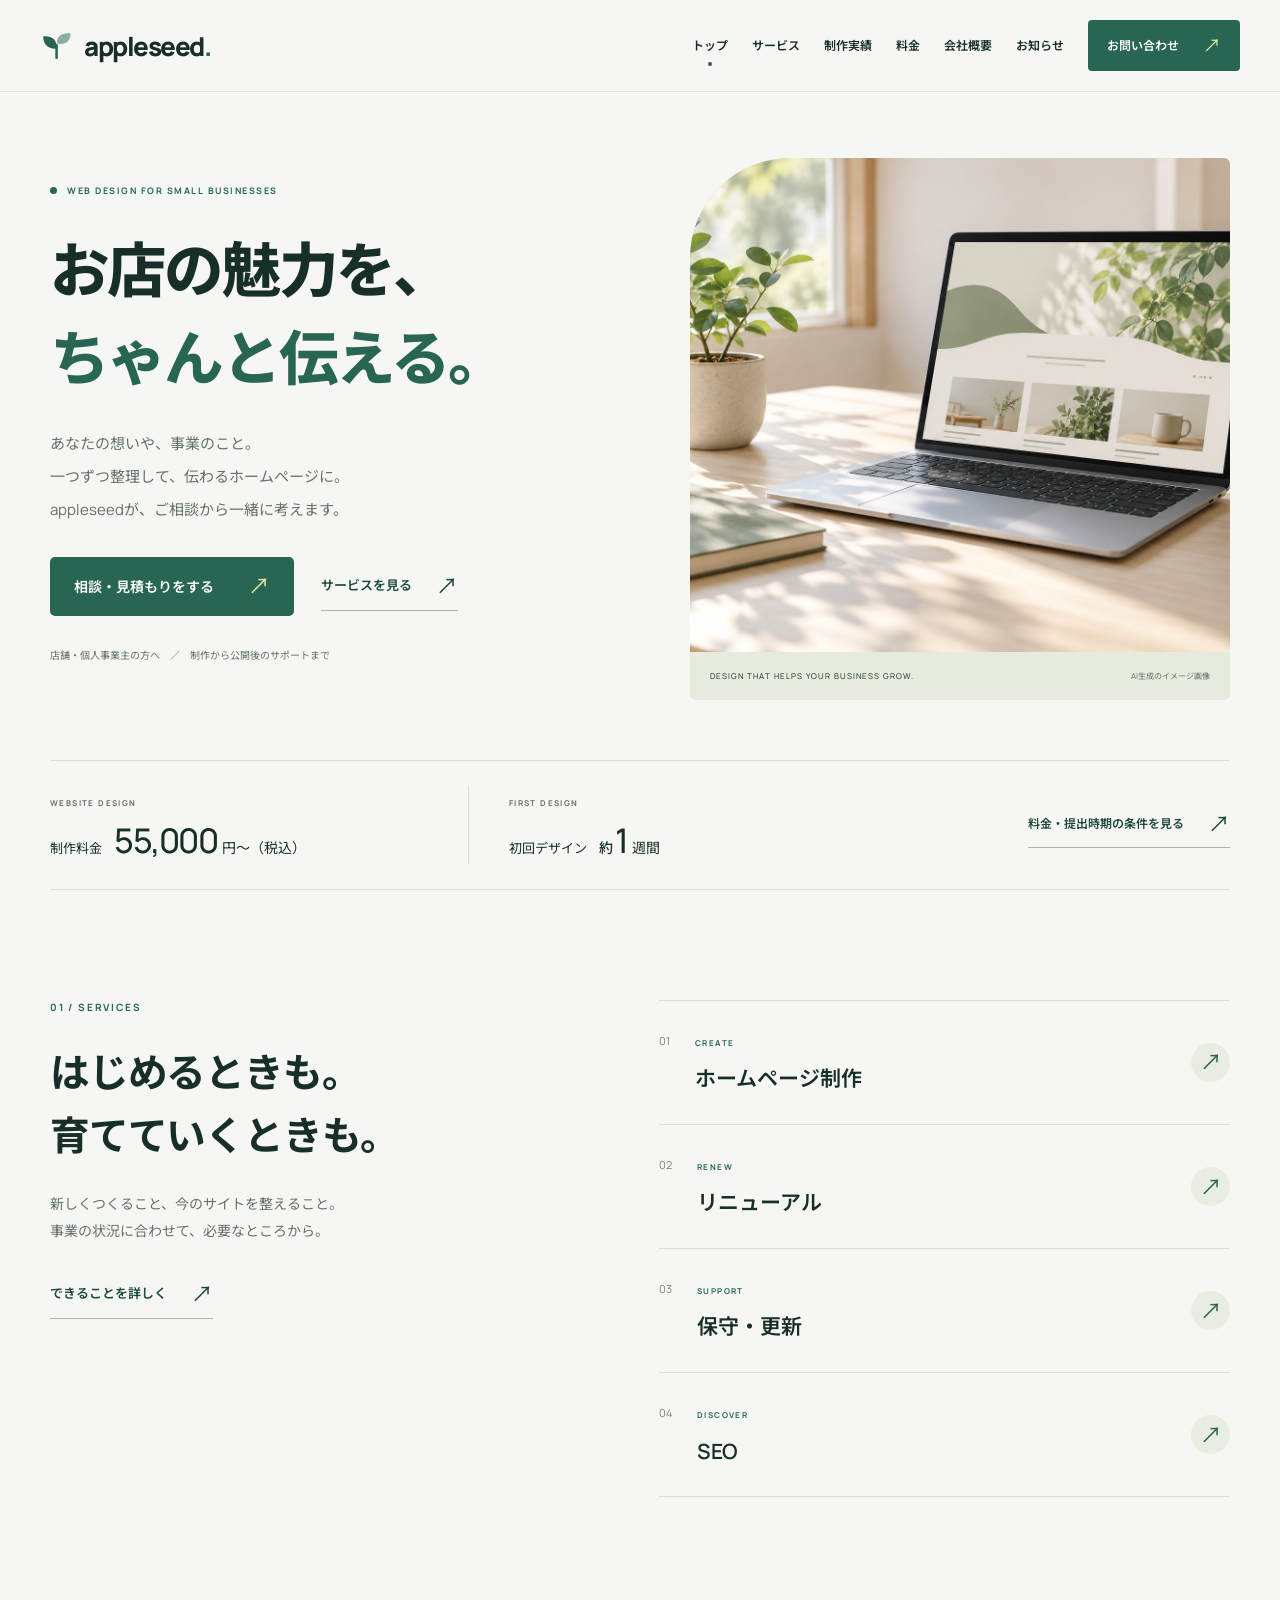
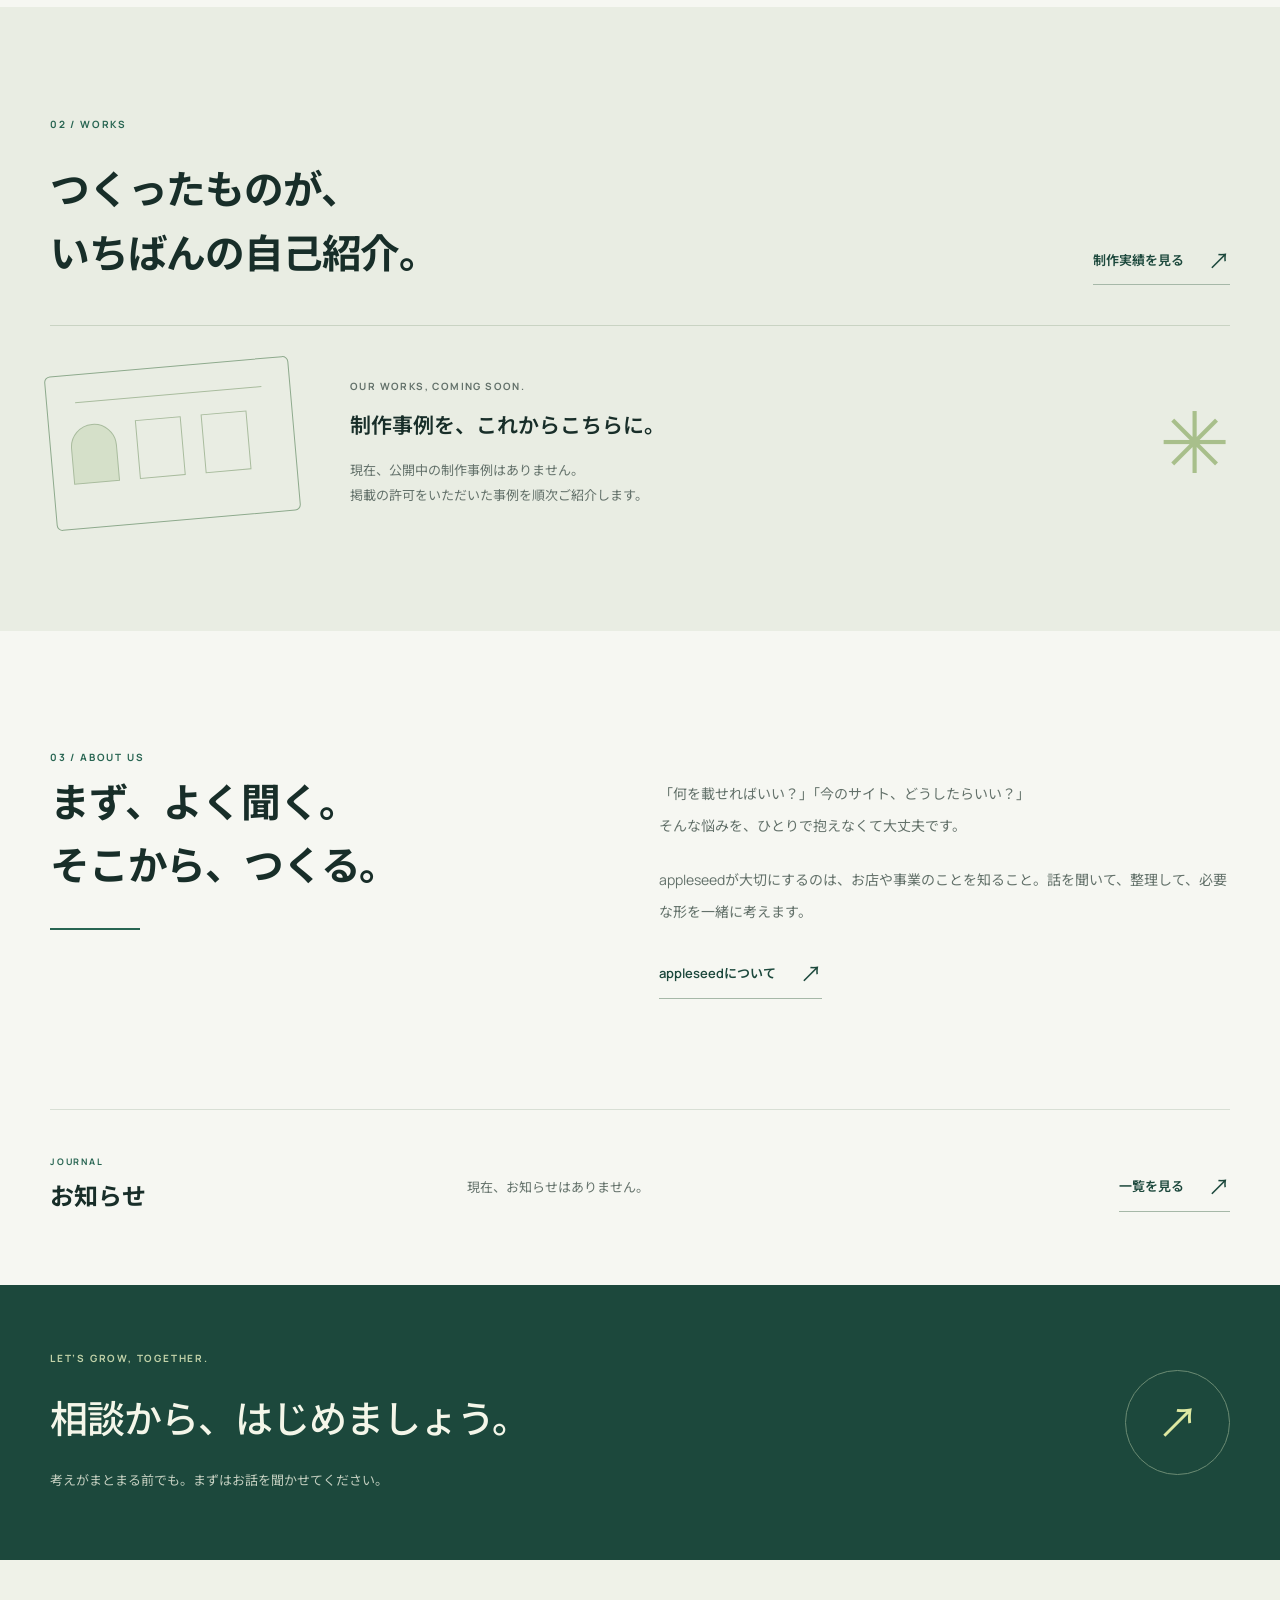
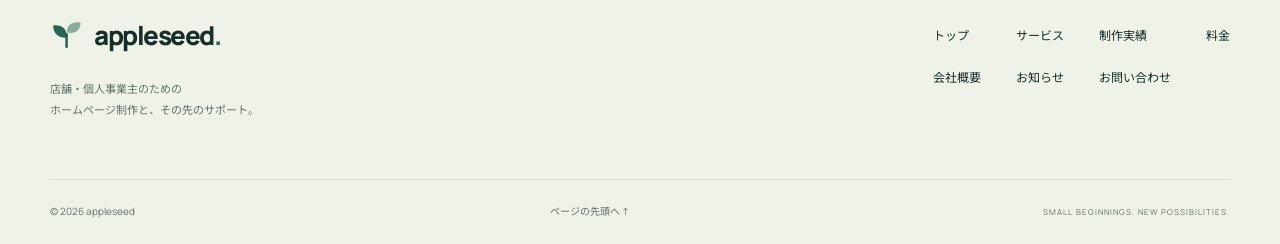
<file: index.html>
<!doctype html>
<html lang="ja"><head>
<meta charset="utf-8"><meta name="viewport" content="width=device-width, initial-scale=1">
<title>appleseed｜店舗・個人事業主のホームページ制作</title><meta name="description" content="店舗・個人事業主のホームページ制作、リニューアル、保守・更新、SEO。appleseedは事業の悩みに向き合い、相談から一緒に考えます。"><meta name="theme-color" content="#f6f7f2">
<link rel="preconnect" href="https://fonts.googleapis.com"><link rel="preconnect" href="https://fonts.gstatic.com" crossorigin>
<link href="https://fonts.googleapis.com/css2?family=Manrope:wght@400;500;600;700;800&amp;family=Noto+Sans+JP:wght@400;500;600;700;800&amp;display=swap" rel="stylesheet">
<link rel="stylesheet" href="assets/css/style.css"><script src="assets/js/main.js" defer></script>
</head><body id="page-top" data-page="index.html"><a class="skip-link" href="#main">本文へ移動</a>
<header class="site-header"><div class="header-inner"><a class="brand" href="index.html" aria-label="appleseed トップ"><svg class="brand-mark" viewBox="0 0 32 32" fill="none" aria-hidden="true"><path d="M15.6 27V15.4" stroke="currentColor" stroke-width="2.4" stroke-linecap="round"/><path d="M15.7 18.5C7.5 19.2 3 14.2 3 7c8.2-.7 13.2 3 12.7 11.5Z" fill="currentColor"/><path d="M16 13.7C15.5 6.7 20.1 3.3 28.7 4c.3 7.1-4.7 11.4-12.7 9.7Z" fill="currentColor" opacity=".5"/></svg><span>appleseed<span class="brand-dot">.</span></span></a>
<button class="menu-toggle" type="button" aria-expanded="false" aria-controls="primary-nav" aria-label="メニューを開く"><span>MENU</span><i aria-hidden="true"></i></button>
<nav id="primary-nav" class="primary-nav" aria-label="メインナビゲーション"><a href="index.html" aria-current="page">トップ</a><a href="services.html">サービス</a><a href="works.html">制作実績</a><a href="pricing.html">料金</a><a href="about.html">会社概要</a><a href="news.html">お知らせ</a><a class="nav-contact" href="contact.html">お問い合わせ <span class="arrow" aria-hidden="true">↗</span></a></nav>
</div></header><main id="main">
<section class="wrap home-hero"><div class="hero-copy"><p class="eyebrow"><span class="status-dot"></span>WEB DESIGN FOR SMALL BUSINESSES</p><h1>お店の魅力を、<br><span>ちゃんと伝える。</span></h1><p class="hero-description">あなたの想いや、事業のこと。<br>一つずつ整理して、伝わるホームページに。<br>appleseedが、ご相談から一緒に考えます。</p><div class="hero-actions"><a class="button button-primary" href="contact.html">相談・見積もりをする<span class="arrow" aria-hidden="true">↗</span></a><a class="text-link" href="services.html">サービスを見る<span class="arrow" aria-hidden="true">↗</span></a></div><p class="hero-audience">店舗・個人事業主の方へ <span>／</span> 制作から公開後のサポートまで</p></div><figure class="hero-photo"><img src="assets/images/website-desk.png" width="1536" height="1024" fetchpriority="high" alt="自然光の差す机にノートパソコンと緑を配したイメージ"><figcaption>DESIGN THAT HELPS YOUR BUSINESS GROW.<span>AI生成のイメージ画像</span></figcaption></figure></section>
<div class="wrap"><div class="facts-bar"><div><span class="tiny-label">WEBSITE DESIGN</span><p>制作料金 <strong>55,000</strong><span>円〜（税込）</span></p></div><div><span class="tiny-label">FIRST DESIGN</span><p>初回デザイン <strong><span class="approx">約</span>1</strong><span>週間</span></p></div><a class="text-link" href="pricing.html">料金・提出時期の条件を見る<span class="arrow" aria-hidden="true">↗</span></a></div></div>
<section class="wrap section home-services"><div class="section-intro"><p class="eyebrow">01 / SERVICES</p><h2>はじめるときも。<br>育てていくときも。</h2><p>新しくつくること、今のサイトを整えること。<br>事業の状況に合わせて、必要なところから。</p><a class="text-link" href="services.html">できることを詳しく<span class="arrow" aria-hidden="true">↗</span></a></div><div class="service-preview-list"><a class="service-preview-row" href="services.html#service-01"><span class="row-number">01</span><div><span class="tiny-label">CREATE</span><h3>ホームページ制作</h3></div><span class="arrow" aria-hidden="true">↗</span></a><a class="service-preview-row" href="services.html#service-02"><span class="row-number">02</span><div><span class="tiny-label">RENEW</span><h3>リニューアル</h3></div><span class="arrow" aria-hidden="true">↗</span></a><a class="service-preview-row" href="services.html#service-03"><span class="row-number">03</span><div><span class="tiny-label">SUPPORT</span><h3>保守・更新</h3></div><span class="arrow" aria-hidden="true">↗</span></a><a class="service-preview-row" href="services.html#service-04"><span class="row-number">04</span><div><span class="tiny-label">DISCOVER</span><h3>SEO</h3></div><span class="arrow" aria-hidden="true">↗</span></a></div></section>
<section class="works-teaser"><div class="wrap section"><div class="section-heading"><div><p class="eyebrow">02 / WORKS</p><h2>つくったものが、<br>いちばんの自己紹介。</h2></div><a class="text-link" href="works.html">制作実績を見る<span class="arrow" aria-hidden="true">↗</span></a></div><div class="works-placeholder"><div class="outline-browser" aria-hidden="true"><span></span><i></i><i></i><i></i></div><div><p class="tiny-label">OUR WORKS, COMING SOON.</p><h3>制作事例を、これからこちらに。</h3><p>現在、公開中の制作事例はありません。<br>掲載の許可をいただいた事例を順次ご紹介します。</p></div><span class="placeholder-flower" aria-hidden="true">✳</span></div></div></section>
<section class="wrap section home-about"><div class="about-statement"><span class="eyebrow">03 / ABOUT US</span><h2>まず、よく聞く。<br>そこから、つくる。</h2><div class="statement-line"></div></div><div class="about-message"><p>「何を載せればいい？」「今のサイト、どうしたらいい？」<br>そんな悩みを、ひとりで抱えなくて大丈夫です。</p><p>appleseedが大切にするのは、お店や事業のことを知ること。話を聞いて、整理して、必要な形を一緒に考えます。</p><a class="text-link" href="about.html">appleseedについて<span class="arrow" aria-hidden="true">↗</span></a></div></section>
<section class="wrap home-news"><div><p class="eyebrow">JOURNAL</p><h2>お知らせ</h2></div><p>現在、お知らせはありません。</p><a class="text-link" href="news.html">一覧を見る<span class="arrow" aria-hidden="true">↗</span></a></section></main><section class="contact-banner"><div class="wrap banner-inner"><div><p class="eyebrow">LET’S GROW, TOGETHER.</p><h2>相談から、<br class="small-only">はじめましょう。</h2><p>考えがまとまる前でも。まずはお話を聞かせてください。</p></div><a href="contact.html" class="circle-link" aria-label="お問い合わせページへ"><span class="arrow" aria-hidden="true">↗</span></a></div></section><footer class="site-footer"><div class="wrap footer-top"><div><a class="brand" href="index.html" aria-label="appleseed トップ"><svg class="brand-mark" viewBox="0 0 32 32" fill="none" aria-hidden="true"><path d="M15.6 27V15.4" stroke="currentColor" stroke-width="2.4" stroke-linecap="round"/><path d="M15.7 18.5C7.5 19.2 3 14.2 3 7c8.2-.7 13.2 3 12.7 11.5Z" fill="currentColor"/><path d="M16 13.7C15.5 6.7 20.1 3.3 28.7 4c.3 7.1-4.7 11.4-12.7 9.7Z" fill="currentColor" opacity=".5"/></svg><span>appleseed<span class="brand-dot">.</span></span></a><p>店舗・個人事業主のための<br>ホームページ制作と、その先のサポート。</p></div><nav aria-label="フッターナビゲーション"><a href="index.html">トップ</a><a href="services.html">サービス</a><a href="works.html">制作実績</a><a href="pricing.html">料金</a><a href="about.html">会社概要</a><a href="news.html">お知らせ</a><a href="contact.html">お問い合わせ</a></nav></div><div class="wrap footer-bottom"><small>© <span id="year">2026</span> appleseed</small><a href="#page-top">ページの先頭へ ↑</a><span>SMALL BEGINNINGS. NEW POSSIBILITIES.</span></div></footer></body></html>
</file>
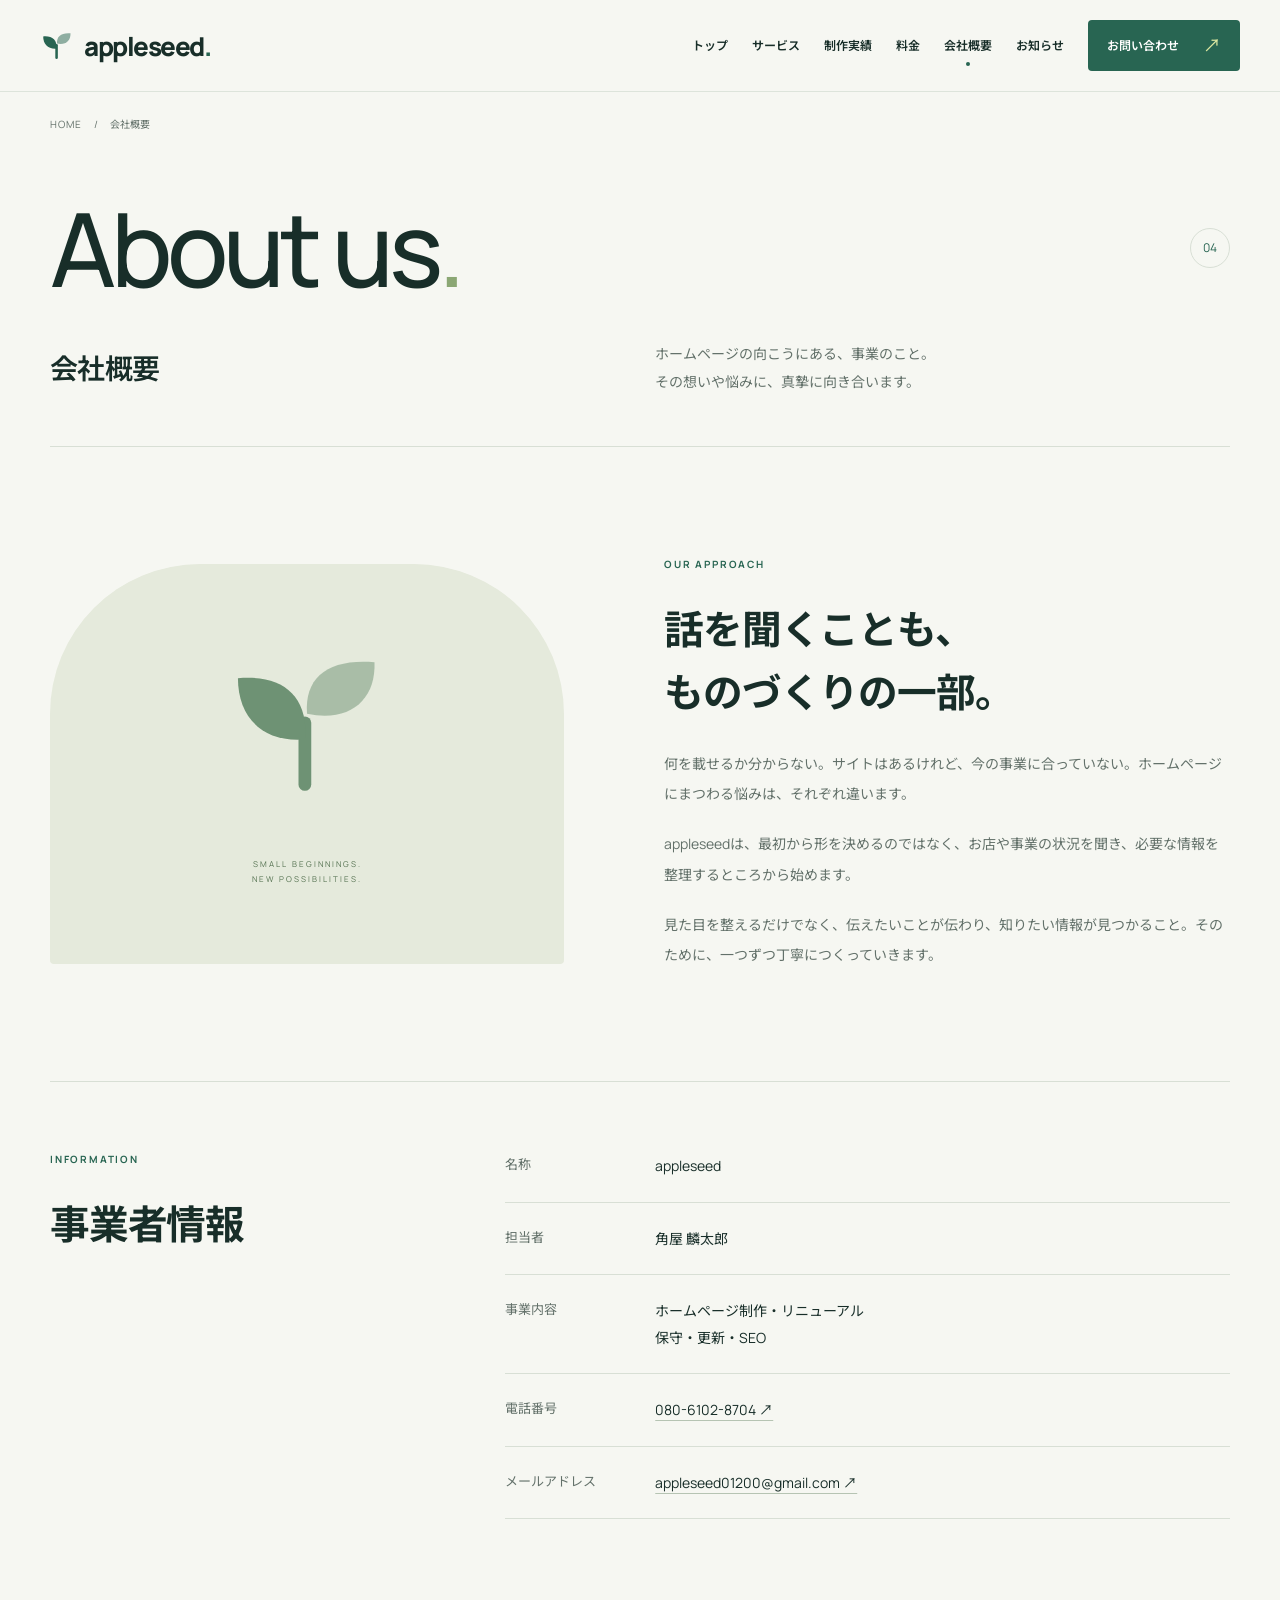
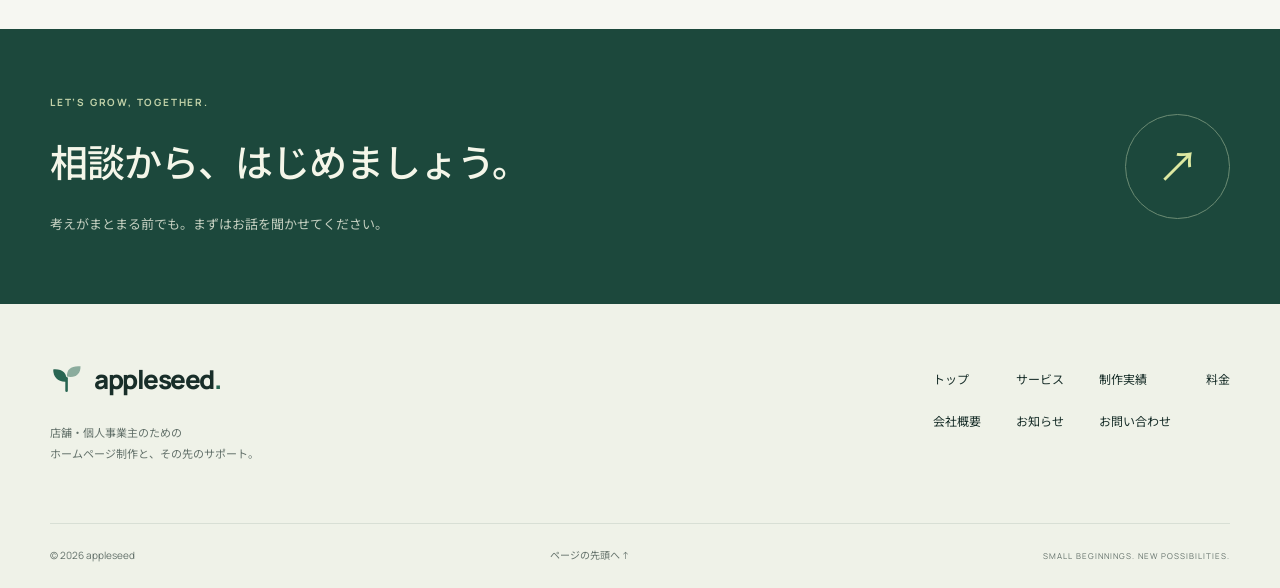
<file: about.html>
<!doctype html>
<html lang="ja"><head>
<meta charset="utf-8"><meta name="viewport" content="width=device-width, initial-scale=1">
<title>会社概要｜appleseed</title><meta name="description" content="appleseedの考え方と事業者情報をご紹介します。担当者は角屋麟太郎。店舗・個人事業主のホームページ制作や更新をサポートします。"><meta name="theme-color" content="#f6f7f2">
<link rel="preconnect" href="https://fonts.googleapis.com"><link rel="preconnect" href="https://fonts.gstatic.com" crossorigin>
<link href="https://fonts.googleapis.com/css2?family=Manrope:wght@400;500;600;700;800&amp;family=Noto+Sans+JP:wght@400;500;600;700;800&amp;display=swap" rel="stylesheet">
<link rel="stylesheet" href="assets/css/style.css"><script src="assets/js/main.js" defer></script>
</head><body id="page-top" data-page="about.html"><a class="skip-link" href="#main">本文へ移動</a>
<header class="site-header"><div class="header-inner"><a class="brand" href="index.html" aria-label="appleseed トップ"><svg class="brand-mark" viewBox="0 0 32 32" fill="none" aria-hidden="true"><path d="M15.6 27V15.4" stroke="currentColor" stroke-width="2.4" stroke-linecap="round"/><path d="M15.7 18.5C7.5 19.2 3 14.2 3 7c8.2-.7 13.2 3 12.7 11.5Z" fill="currentColor"/><path d="M16 13.7C15.5 6.7 20.1 3.3 28.7 4c.3 7.1-4.7 11.4-12.7 9.7Z" fill="currentColor" opacity=".5"/></svg><span>appleseed<span class="brand-dot">.</span></span></a>
<button class="menu-toggle" type="button" aria-expanded="false" aria-controls="primary-nav" aria-label="メニューを開く"><span>MENU</span><i aria-hidden="true"></i></button>
<nav id="primary-nav" class="primary-nav" aria-label="メインナビゲーション"><a href="index.html">トップ</a><a href="services.html">サービス</a><a href="works.html">制作実績</a><a href="pricing.html">料金</a><a href="about.html" aria-current="page">会社概要</a><a href="news.html">お知らせ</a><a class="nav-contact" href="contact.html">お問い合わせ <span class="arrow" aria-hidden="true">↗</span></a></nav>
</div></header><main id="main"><div class="wrap breadcrumb"><a href="index.html">HOME</a><span aria-hidden="true">/</span><span>会社概要</span></div>
<section class="wrap page-hero"><div class="page-hero-top"><p class="page-word" aria-hidden="true">About us<span>.</span></p><span class="section-index">04</span></div><div class="page-hero-bottom"><h1>会社概要</h1><p>ホームページの向こうにある、事業のこと。<br>その想いや悩みに、真摯に向き合います。</p></div></section>
<section class="wrap section about-philosophy"><div class="philosophy-art" aria-hidden="true"><svg class="brand-mark" viewBox="0 0 32 32" fill="none" aria-hidden="true"><path d="M15.6 27V15.4" stroke="currentColor" stroke-width="2.4" stroke-linecap="round"/><path d="M15.7 18.5C7.5 19.2 3 14.2 3 7c8.2-.7 13.2 3 12.7 11.5Z" fill="currentColor"/><path d="M16 13.7C15.5 6.7 20.1 3.3 28.7 4c.3 7.1-4.7 11.4-12.7 9.7Z" fill="currentColor" opacity=".5"/></svg><span>SMALL BEGINNINGS.<br>NEW POSSIBILITIES.</span></div><div><p class="eyebrow">OUR APPROACH</p><h2>話を聞くことも、<br>ものづくりの一部。</h2><p>何を載せるか分からない。サイトはあるけれど、今の事業に合っていない。ホームページにまつわる悩みは、それぞれ違います。</p><p>appleseedは、最初から形を決めるのではなく、お店や事業の状況を聞き、必要な情報を整理するところから始めます。</p><p>見た目を整えるだけでなく、伝えたいことが伝わり、知りたい情報が見つかること。そのために、一つずつ丁寧につくっていきます。</p></div></section>
<section class="wrap section company-section"><div><p class="eyebrow">INFORMATION</p><h2>事業者情報</h2></div><dl class="info-table"><div><dt>名称</dt><dd>appleseed</dd></div><div><dt>担当者</dt><dd>角屋 麟太郎</dd></div><div><dt>事業内容</dt><dd>ホームページ制作・リニューアル<br>保守・更新・SEO</dd></div><div><dt>電話番号</dt><dd><a href="tel:08061028704">080-6102-8704 ↗</a></dd></div><div><dt>メールアドレス</dt><dd><a href="mailto:appleseed01200@gmail.com">appleseed01200@gmail.com ↗</a></dd></div></dl></section></main><section class="contact-banner"><div class="wrap banner-inner"><div><p class="eyebrow">LET’S GROW, TOGETHER.</p><h2>相談から、<br class="small-only">はじめましょう。</h2><p>考えがまとまる前でも。まずはお話を聞かせてください。</p></div><a href="contact.html" class="circle-link" aria-label="お問い合わせページへ"><span class="arrow" aria-hidden="true">↗</span></a></div></section><footer class="site-footer"><div class="wrap footer-top"><div><a class="brand" href="index.html" aria-label="appleseed トップ"><svg class="brand-mark" viewBox="0 0 32 32" fill="none" aria-hidden="true"><path d="M15.6 27V15.4" stroke="currentColor" stroke-width="2.4" stroke-linecap="round"/><path d="M15.7 18.5C7.5 19.2 3 14.2 3 7c8.2-.7 13.2 3 12.7 11.5Z" fill="currentColor"/><path d="M16 13.7C15.5 6.7 20.1 3.3 28.7 4c.3 7.1-4.7 11.4-12.7 9.7Z" fill="currentColor" opacity=".5"/></svg><span>appleseed<span class="brand-dot">.</span></span></a><p>店舗・個人事業主のための<br>ホームページ制作と、その先のサポート。</p></div><nav aria-label="フッターナビゲーション"><a href="index.html">トップ</a><a href="services.html">サービス</a><a href="works.html">制作実績</a><a href="pricing.html">料金</a><a href="about.html">会社概要</a><a href="news.html">お知らせ</a><a href="contact.html">お問い合わせ</a></nav></div><div class="wrap footer-bottom"><small>© <span id="year">2026</span> appleseed</small><a href="#page-top">ページの先頭へ ↑</a><span>SMALL BEGINNINGS. NEW POSSIBILITIES.</span></div></footer></body></html>
</file>
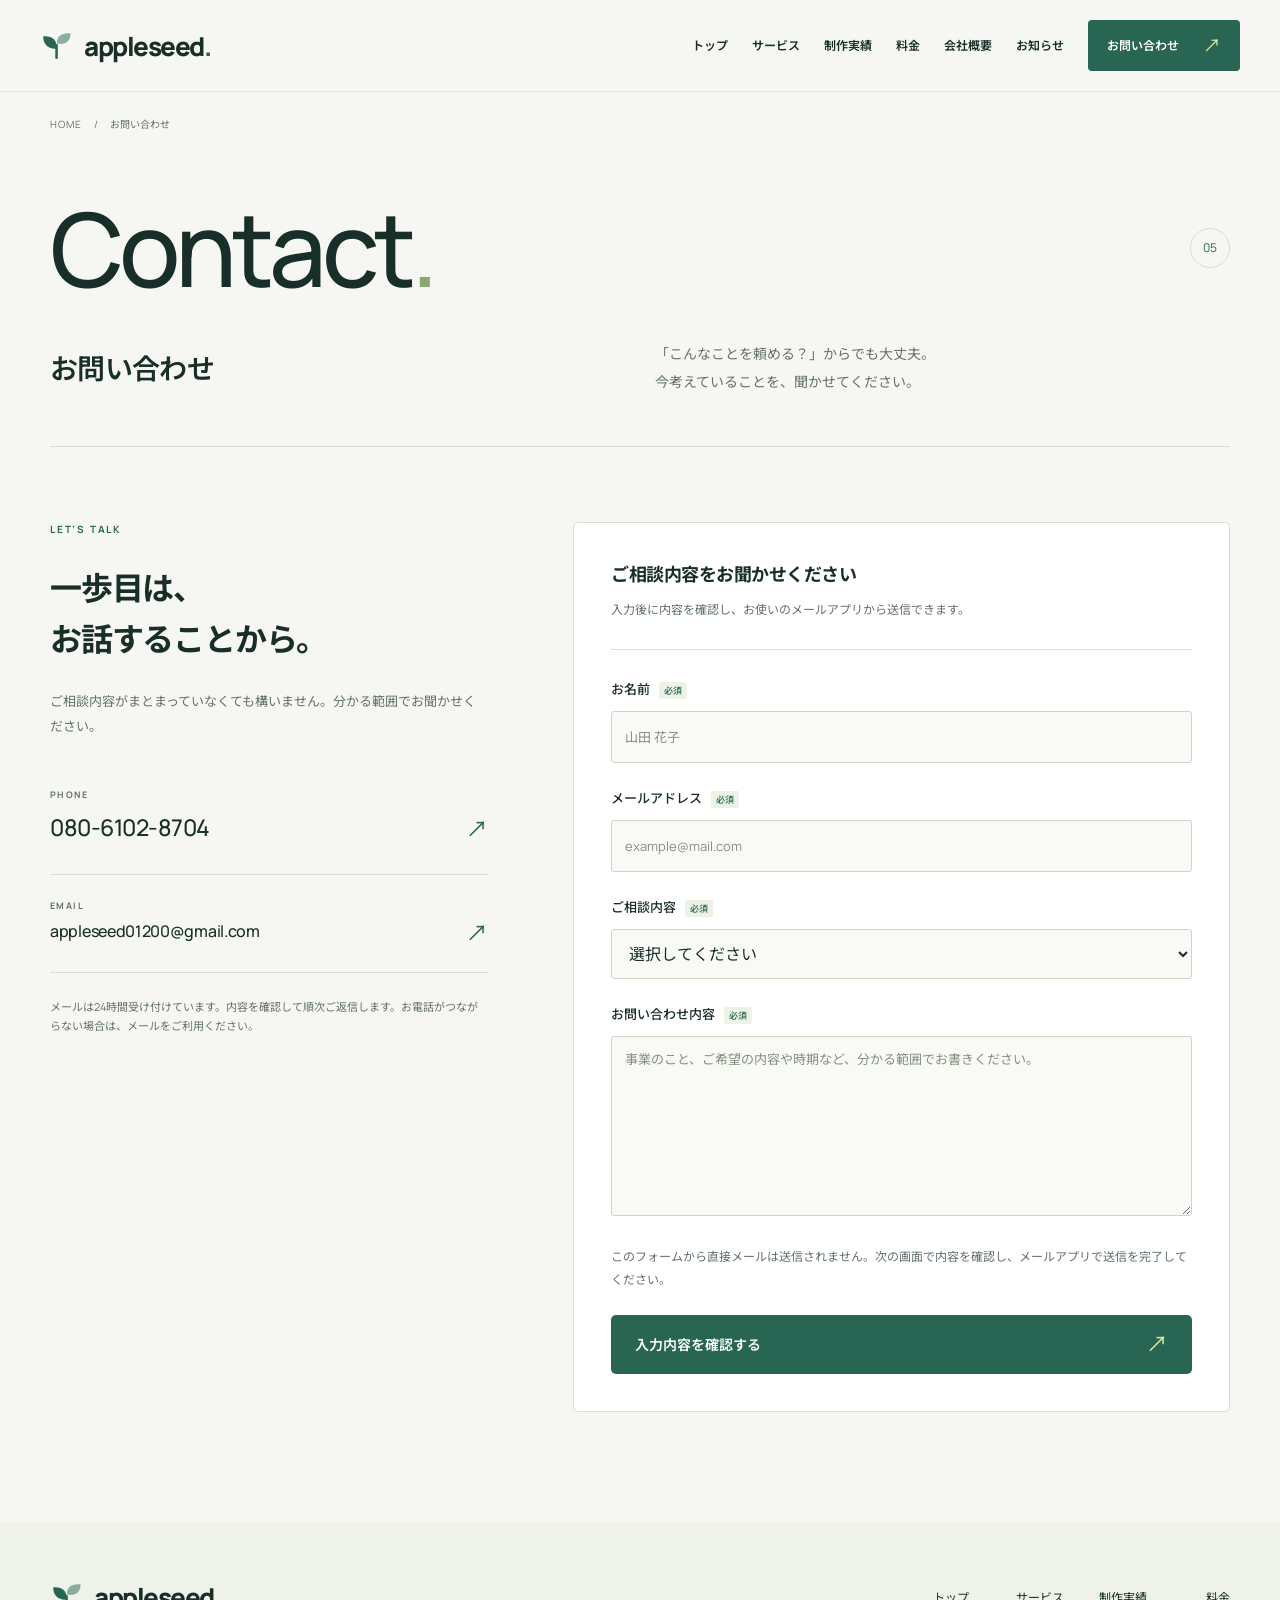
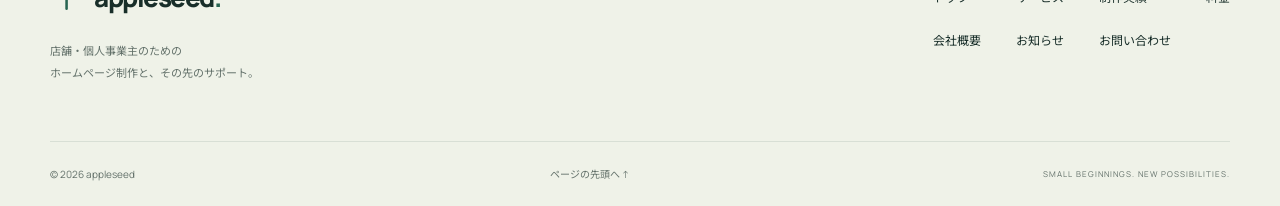
<file: contact.html>
<!doctype html>
<html lang="ja"><head>
<meta charset="utf-8"><meta name="viewport" content="width=device-width, initial-scale=1">
<title>お問い合わせ・見積もり相談｜appleseed</title><meta name="description" content="appleseedへのお問い合わせ・見積もりのご相談はこちら。ホームページ制作、リニューアル、保守・更新、SEOについてお気軽にお聞かせください。"><meta name="theme-color" content="#f6f7f2">
<link rel="preconnect" href="https://fonts.googleapis.com"><link rel="preconnect" href="https://fonts.gstatic.com" crossorigin>
<link href="https://fonts.googleapis.com/css2?family=Manrope:wght@400;500;600;700;800&amp;family=Noto+Sans+JP:wght@400;500;600;700;800&amp;display=swap" rel="stylesheet">
<link rel="stylesheet" href="assets/css/style.css"><script src="assets/js/main.js" defer></script>
</head><body id="page-top" data-page="contact.html"><a class="skip-link" href="#main">本文へ移動</a>
<header class="site-header"><div class="header-inner"><a class="brand" href="index.html" aria-label="appleseed トップ"><svg class="brand-mark" viewBox="0 0 32 32" fill="none" aria-hidden="true"><path d="M15.6 27V15.4" stroke="currentColor" stroke-width="2.4" stroke-linecap="round"/><path d="M15.7 18.5C7.5 19.2 3 14.2 3 7c8.2-.7 13.2 3 12.7 11.5Z" fill="currentColor"/><path d="M16 13.7C15.5 6.7 20.1 3.3 28.7 4c.3 7.1-4.7 11.4-12.7 9.7Z" fill="currentColor" opacity=".5"/></svg><span>appleseed<span class="brand-dot">.</span></span></a>
<button class="menu-toggle" type="button" aria-expanded="false" aria-controls="primary-nav" aria-label="メニューを開く"><span>MENU</span><i aria-hidden="true"></i></button>
<nav id="primary-nav" class="primary-nav" aria-label="メインナビゲーション"><a href="index.html">トップ</a><a href="services.html">サービス</a><a href="works.html">制作実績</a><a href="pricing.html">料金</a><a href="about.html">会社概要</a><a href="news.html">お知らせ</a><a class="nav-contact" href="contact.html" aria-current="page">お問い合わせ <span class="arrow" aria-hidden="true">↗</span></a></nav>
</div></header><main id="main"><div class="wrap breadcrumb"><a href="index.html">HOME</a><span aria-hidden="true">/</span><span>お問い合わせ</span></div>
<section class="wrap page-hero"><div class="page-hero-top"><p class="page-word" aria-hidden="true">Contact<span>.</span></p><span class="section-index">05</span></div><div class="page-hero-bottom"><h1>お問い合わせ</h1><p>「こんなことを頼める？」からでも大丈夫。<br>今考えていることを、聞かせてください。</p></div></section>
<section class="wrap section contact-layout"><aside class="contact-aside"><p class="eyebrow">LET’S TALK</p><h2>一歩目は、<br>お話することから。</h2><p>ご相談内容がまとまっていなくても構いません。分かる範囲でお聞かせください。</p><a class="direct-contact" href="tel:08061028704"><span class="tiny-label">PHONE</span><strong>080-6102-8704</strong><span class="arrow" aria-hidden="true">↗</span></a><a class="direct-contact direct-email" href="mailto:appleseed01200@gmail.com"><span class="tiny-label">EMAIL</span><strong>appleseed01200@gmail.com</strong><span class="arrow" aria-hidden="true">↗</span></a><p class="small-note">メールは24時間受け付けています。内容を確認して順次ご返信します。お電話がつながらない場合は、メールをご利用ください。</p></aside>
<div class="contact-form-panel"><div class="form-intro"><h2>ご相談内容をお聞かせください</h2><p>入力後に内容を確認し、お使いのメールアプリから送信できます。</p></div>
<form id="contact-form"><label for="contact-name">お名前 <span class="required">必須</span></label><input id="contact-name" name="name" autocomplete="name" maxlength="100" required placeholder="山田 花子">
<label for="contact-email">メールアドレス <span class="required">必須</span></label><input id="contact-email" name="email" type="email" autocomplete="email" maxlength="254" required placeholder="example@mail.com">
<label for="contact-topic">ご相談内容 <span class="required">必須</span></label><select id="contact-topic" name="topic" required><option value="" selected disabled>選択してください</option><option value="01">ホームページ制作</option><option value="02">リニューアル</option><option value="03">保守・更新</option><option value="04">SEO</option><option value="other">その他・まずは相談</option></select>
<label for="contact-message">お問い合わせ内容 <span class="required">必須</span></label><textarea id="contact-message" name="message" rows="6" maxlength="2000" required placeholder="事業のこと、ご希望の内容や時期など、分かる範囲でお書きください。"></textarea>
<p class="form-note">このフォームから直接メールは送信されません。次の画面で内容を確認し、メールアプリで送信を完了してください。</p><button class="button button-primary" type="submit">入力内容を確認する <span class="arrow" aria-hidden="true">↗</span></button></form>
<section id="contact-review" class="contact-review" hidden aria-labelledby="review-heading"><h2 id="review-heading" tabindex="-1">入力内容の確認</h2><p>まだ送信されていません。内容を確認してから、メールアプリへ進んでください。</p><label for="mail-draft">メール本文</label><textarea id="mail-draft" rows="12" readonly></textarea><div class="review-actions"><a id="mail-link" class="button button-primary" href="mailto:appleseed01200@gmail.com">メールアプリで送る <span class="arrow" aria-hidden="true">↗</span></a><button class="button button-outline" id="edit-message" type="button">入力内容を修正する</button></div><div class="copy-fallback"><p>メールアプリが開かない場合は、本文をコピーし、<a href="mailto:appleseed01200@gmail.com">appleseed01200@gmail.com</a> 宛てに送信してください。</p><button class="text-button" id="copy-message" type="button">本文をコピー</button><p id="copy-status" role="status"></p></div></section>
<noscript><p class="noscript-note">フォームの確認にはJavaScriptが必要です。電話またはメールアドレスから直接ご連絡ください。</p></noscript></div></section></main><footer class="site-footer"><div class="wrap footer-top"><div><a class="brand" href="index.html" aria-label="appleseed トップ"><svg class="brand-mark" viewBox="0 0 32 32" fill="none" aria-hidden="true"><path d="M15.6 27V15.4" stroke="currentColor" stroke-width="2.4" stroke-linecap="round"/><path d="M15.7 18.5C7.5 19.2 3 14.2 3 7c8.2-.7 13.2 3 12.7 11.5Z" fill="currentColor"/><path d="M16 13.7C15.5 6.7 20.1 3.3 28.7 4c.3 7.1-4.7 11.4-12.7 9.7Z" fill="currentColor" opacity=".5"/></svg><span>appleseed<span class="brand-dot">.</span></span></a><p>店舗・個人事業主のための<br>ホームページ制作と、その先のサポート。</p></div><nav aria-label="フッターナビゲーション"><a href="index.html">トップ</a><a href="services.html">サービス</a><a href="works.html">制作実績</a><a href="pricing.html">料金</a><a href="about.html">会社概要</a><a href="news.html">お知らせ</a><a href="contact.html">お問い合わせ</a></nav></div><div class="wrap footer-bottom"><small>© <span id="year">2026</span> appleseed</small><a href="#page-top">ページの先頭へ ↑</a><span>SMALL BEGINNINGS. NEW POSSIBILITIES.</span></div></footer></body></html>
</file>
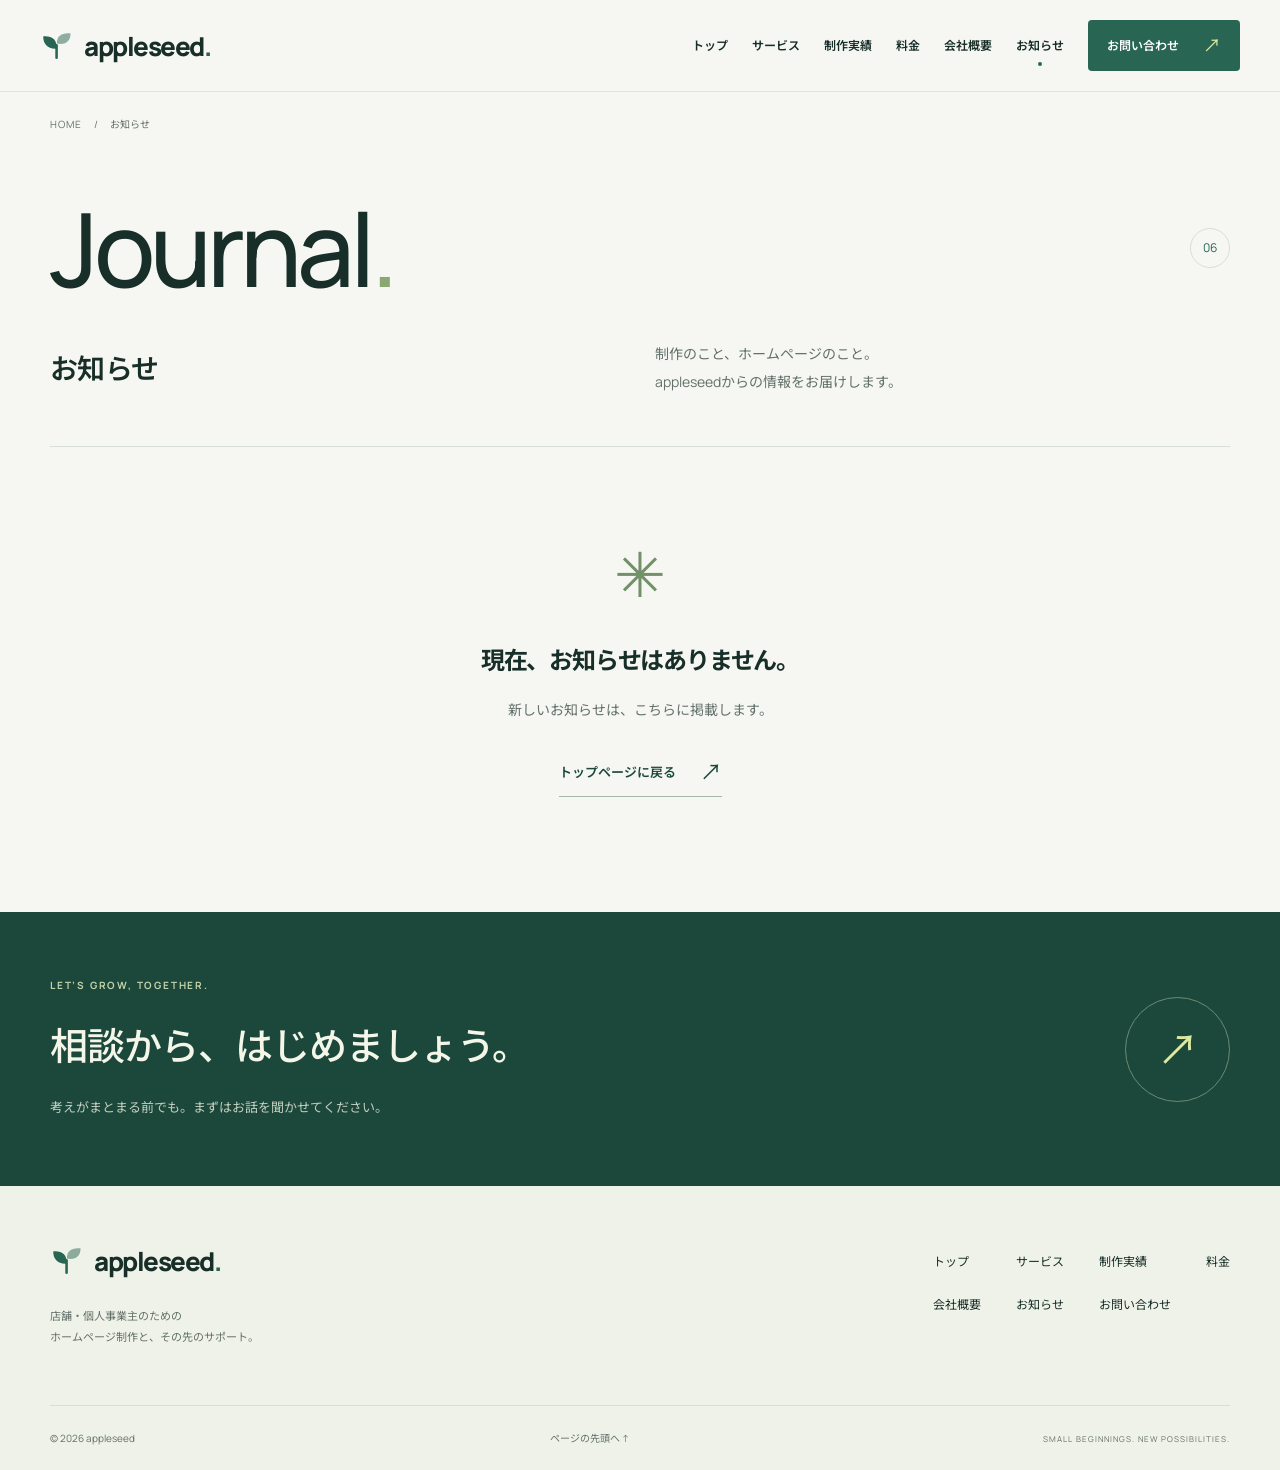
<file: news.html>
<!doctype html>
<html lang="ja"><head>
<meta charset="utf-8"><meta name="viewport" content="width=device-width, initial-scale=1">
<title>お知らせ｜appleseed</title><meta name="description" content="appleseedからのお知らせ。ホームページ制作や運用についての情報を掲載します。"><meta name="theme-color" content="#f6f7f2">
<link rel="preconnect" href="https://fonts.googleapis.com"><link rel="preconnect" href="https://fonts.gstatic.com" crossorigin>
<link href="https://fonts.googleapis.com/css2?family=Manrope:wght@400;500;600;700;800&amp;family=Noto+Sans+JP:wght@400;500;600;700;800&amp;display=swap" rel="stylesheet">
<link rel="stylesheet" href="assets/css/style.css"><script src="assets/js/main.js" defer></script>
</head><body id="page-top" data-page="news.html"><a class="skip-link" href="#main">本文へ移動</a>
<header class="site-header"><div class="header-inner"><a class="brand" href="index.html" aria-label="appleseed トップ"><svg class="brand-mark" viewBox="0 0 32 32" fill="none" aria-hidden="true"><path d="M15.6 27V15.4" stroke="currentColor" stroke-width="2.4" stroke-linecap="round"/><path d="M15.7 18.5C7.5 19.2 3 14.2 3 7c8.2-.7 13.2 3 12.7 11.5Z" fill="currentColor"/><path d="M16 13.7C15.5 6.7 20.1 3.3 28.7 4c.3 7.1-4.7 11.4-12.7 9.7Z" fill="currentColor" opacity=".5"/></svg><span>appleseed<span class="brand-dot">.</span></span></a>
<button class="menu-toggle" type="button" aria-expanded="false" aria-controls="primary-nav" aria-label="メニューを開く"><span>MENU</span><i aria-hidden="true"></i></button>
<nav id="primary-nav" class="primary-nav" aria-label="メインナビゲーション"><a href="index.html">トップ</a><a href="services.html">サービス</a><a href="works.html">制作実績</a><a href="pricing.html">料金</a><a href="about.html">会社概要</a><a href="news.html" aria-current="page">お知らせ</a><a class="nav-contact" href="contact.html">お問い合わせ <span class="arrow" aria-hidden="true">↗</span></a></nav>
</div></header><main id="main"><div class="wrap breadcrumb"><a href="index.html">HOME</a><span aria-hidden="true">/</span><span>お知らせ</span></div>
<section class="wrap page-hero"><div class="page-hero-top"><p class="page-word" aria-hidden="true">Journal<span>.</span></p><span class="section-index">06</span></div><div class="page-hero-bottom"><h1>お知らせ</h1><p>制作のこと、ホームページのこと。<br>appleseedからの情報をお届けします。</p></div></section><section class="wrap section journal-empty"><span class="journal-symbol" aria-hidden="true">✳</span><h2>現在、お知らせはありません。</h2><p>新しいお知らせは、こちらに掲載します。</p><a class="text-link" href="index.html">トップページに戻る<span class="arrow" aria-hidden="true">↗</span></a></section></main><section class="contact-banner"><div class="wrap banner-inner"><div><p class="eyebrow">LET’S GROW, TOGETHER.</p><h2>相談から、<br class="small-only">はじめましょう。</h2><p>考えがまとまる前でも。まずはお話を聞かせてください。</p></div><a href="contact.html" class="circle-link" aria-label="お問い合わせページへ"><span class="arrow" aria-hidden="true">↗</span></a></div></section><footer class="site-footer"><div class="wrap footer-top"><div><a class="brand" href="index.html" aria-label="appleseed トップ"><svg class="brand-mark" viewBox="0 0 32 32" fill="none" aria-hidden="true"><path d="M15.6 27V15.4" stroke="currentColor" stroke-width="2.4" stroke-linecap="round"/><path d="M15.7 18.5C7.5 19.2 3 14.2 3 7c8.2-.7 13.2 3 12.7 11.5Z" fill="currentColor"/><path d="M16 13.7C15.5 6.7 20.1 3.3 28.7 4c.3 7.1-4.7 11.4-12.7 9.7Z" fill="currentColor" opacity=".5"/></svg><span>appleseed<span class="brand-dot">.</span></span></a><p>店舗・個人事業主のための<br>ホームページ制作と、その先のサポート。</p></div><nav aria-label="フッターナビゲーション"><a href="index.html">トップ</a><a href="services.html">サービス</a><a href="works.html">制作実績</a><a href="pricing.html">料金</a><a href="about.html">会社概要</a><a href="news.html">お知らせ</a><a href="contact.html">お問い合わせ</a></nav></div><div class="wrap footer-bottom"><small>© <span id="year">2026</span> appleseed</small><a href="#page-top">ページの先頭へ ↑</a><span>SMALL BEGINNINGS. NEW POSSIBILITIES.</span></div></footer></body></html>
</file>
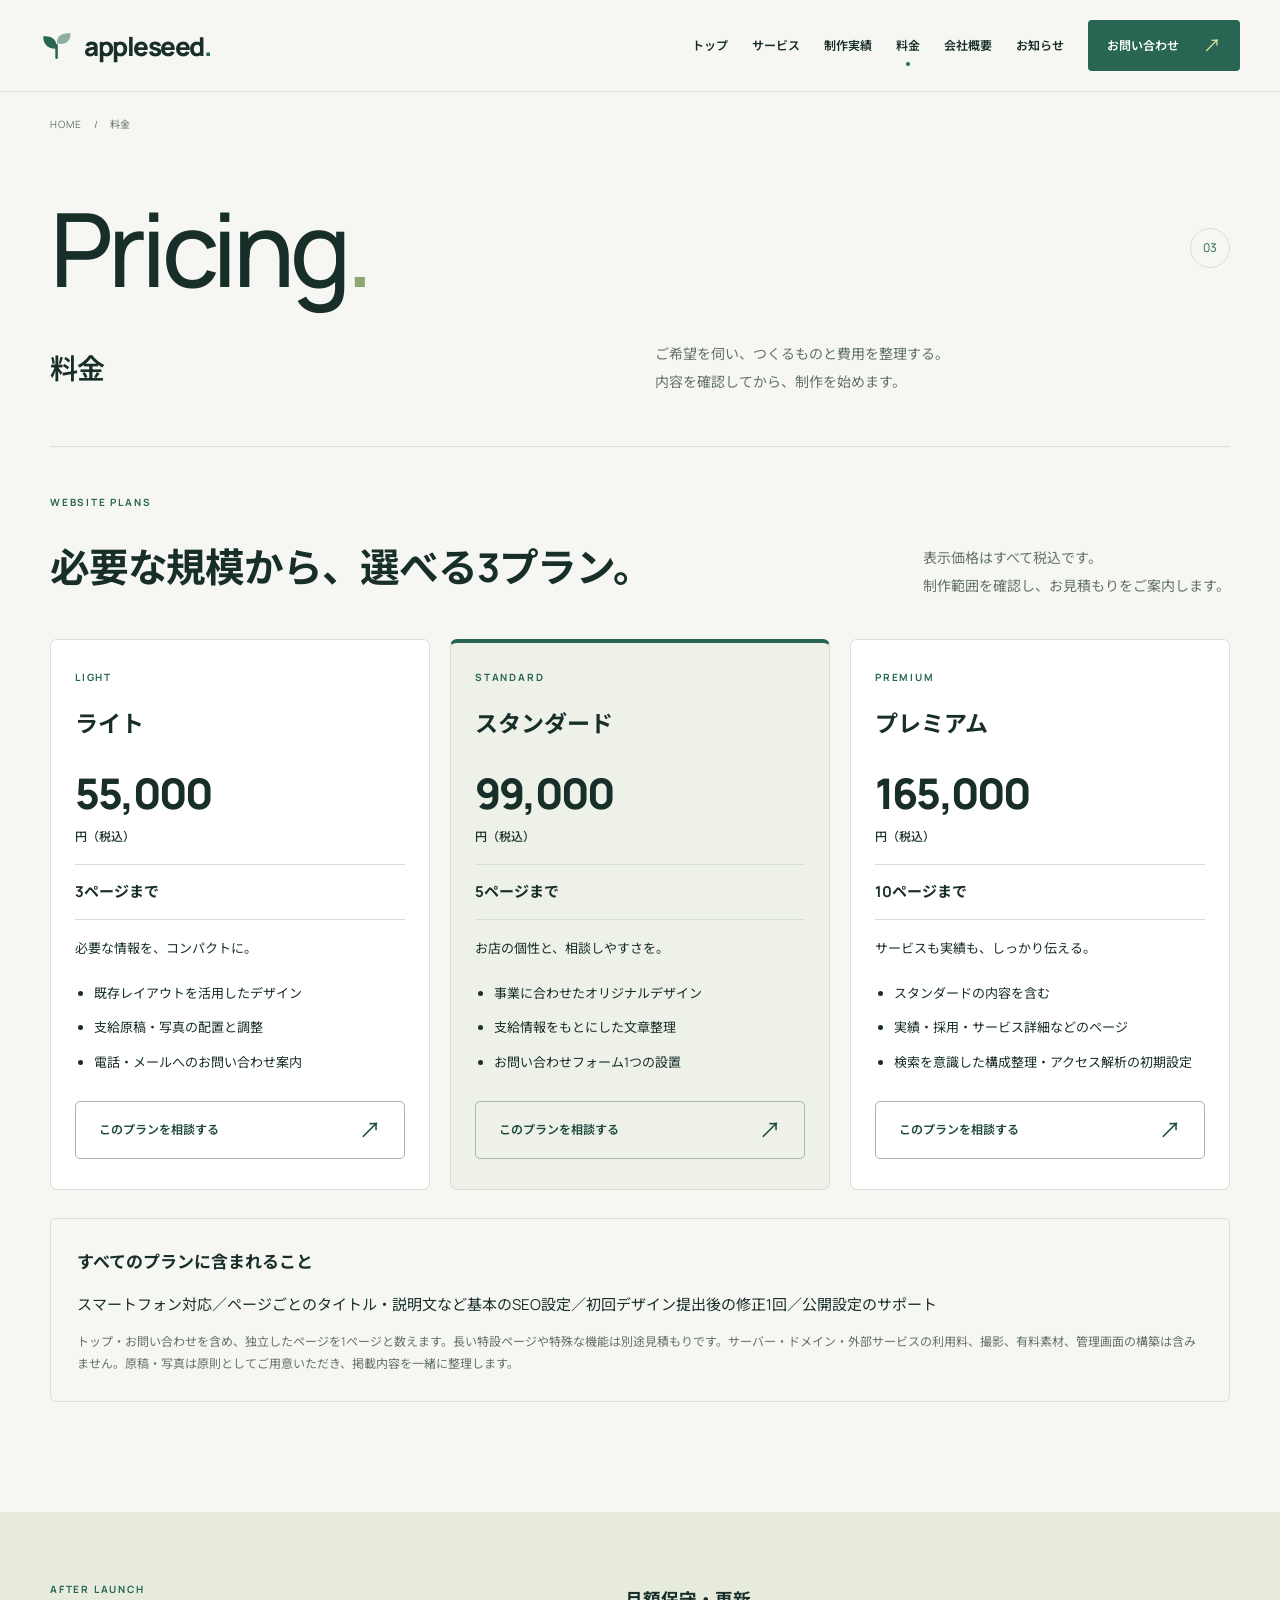
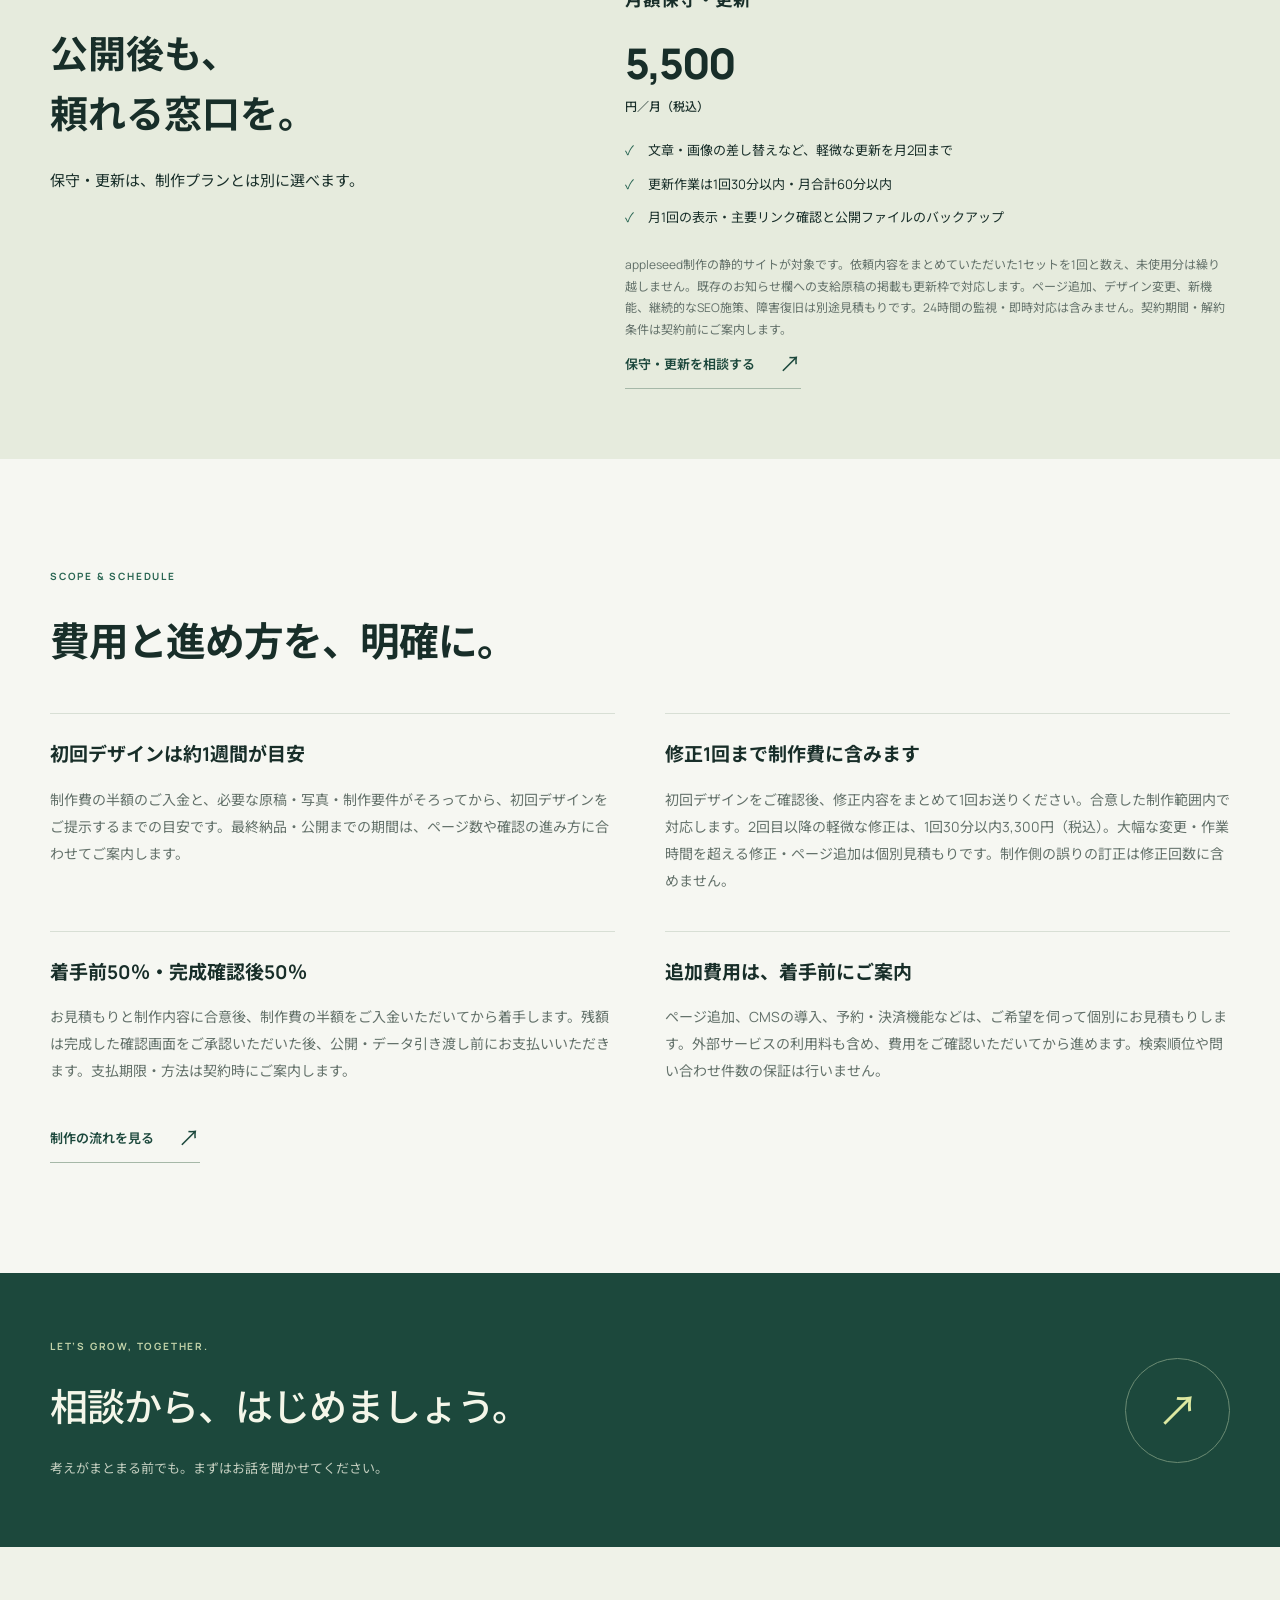
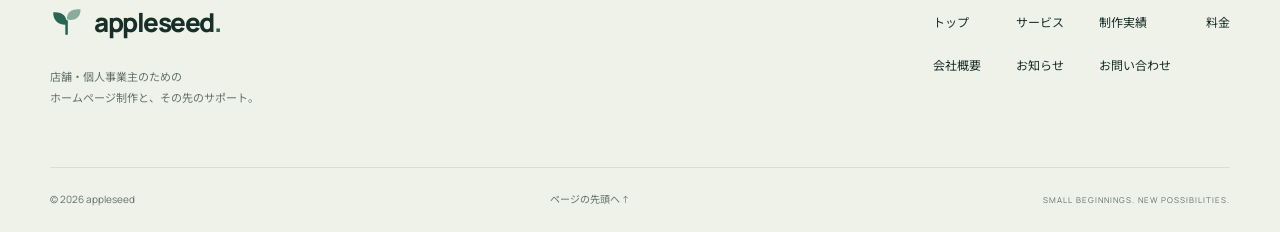
<file: pricing.html>
<!doctype html>
<html lang="ja"><head>
<meta charset="utf-8"><meta name="viewport" content="width=device-width, initial-scale=1">
<title>料金｜appleseed</title><meta name="description" content="税込55,000円・99,000円・165,000円の3プラン。初回デザイン提出は約1週間が目安。月額保守・更新、修正範囲、お支払いの流れをご案内します。"><meta name="theme-color" content="#f6f7f2">
<link rel="preconnect" href="https://fonts.googleapis.com"><link rel="preconnect" href="https://fonts.gstatic.com" crossorigin>
<link href="https://fonts.googleapis.com/css2?family=Manrope:wght@400;500;600;700;800&amp;family=Noto+Sans+JP:wght@400;500;600;700;800&amp;display=swap" rel="stylesheet">
<link rel="stylesheet" href="assets/css/style.css"><script src="assets/js/main.js" defer></script>
</head><body id="page-top" data-page="pricing.html"><a class="skip-link" href="#main">本文へ移動</a>
<header class="site-header"><div class="header-inner"><a class="brand" href="index.html" aria-label="appleseed トップ"><svg class="brand-mark" viewBox="0 0 32 32" fill="none" aria-hidden="true"><path d="M15.6 27V15.4" stroke="currentColor" stroke-width="2.4" stroke-linecap="round"/><path d="M15.7 18.5C7.5 19.2 3 14.2 3 7c8.2-.7 13.2 3 12.7 11.5Z" fill="currentColor"/><path d="M16 13.7C15.5 6.7 20.1 3.3 28.7 4c.3 7.1-4.7 11.4-12.7 9.7Z" fill="currentColor" opacity=".5"/></svg><span>appleseed<span class="brand-dot">.</span></span></a>
<button class="menu-toggle" type="button" aria-expanded="false" aria-controls="primary-nav" aria-label="メニューを開く"><span>MENU</span><i aria-hidden="true"></i></button>
<nav id="primary-nav" class="primary-nav" aria-label="メインナビゲーション"><a href="index.html">トップ</a><a href="services.html">サービス</a><a href="works.html">制作実績</a><a href="pricing.html" aria-current="page">料金</a><a href="about.html">会社概要</a><a href="news.html">お知らせ</a><a class="nav-contact" href="contact.html">お問い合わせ <span class="arrow" aria-hidden="true">↗</span></a></nav>
</div></header><main id="main"><div class="wrap breadcrumb"><a href="index.html">HOME</a><span aria-hidden="true">/</span><span>料金</span></div>
<section class="wrap page-hero"><div class="page-hero-top"><p class="page-word" aria-hidden="true">Pricing<span>.</span></p><span class="section-index">03</span></div><div class="page-hero-bottom"><h1>料金</h1><p>ご希望を伺い、つくるものと費用を整理する。<br>内容を確認してから、制作を始めます。</p></div></section>
<section class="wrap section plan-section" aria-labelledby="plans-heading"><div class="section-heading"><div><p class="eyebrow">WEBSITE PLANS</p><h2 id="plans-heading">必要な規模から、選べる3プラン。</h2></div><p>表示価格はすべて税込です。<br>制作範囲を確認し、お見積もりをご案内します。</p></div><div class="plan-grid"><article class="plan-card"><p class="eyebrow">LIGHT</p><h3>ライト</h3><p class="plan-price">55,000<span>円（税込）</span></p><p class="plan-pages">3ページまで</p><p>必要な情報を、コンパクトに。</p><ul><li>既存レイアウトを活用したデザイン</li><li>支給原稿・写真の配置と調整</li><li>電話・メールへのお問い合わせ案内</li></ul><a class="button button-outline" href="contact.html?topic=01">このプランを相談する<span class="arrow" aria-hidden="true">↗</span></a></article><article class="plan-card"><p class="eyebrow">STANDARD</p><h3>スタンダード</h3><p class="plan-price">99,000<span>円（税込）</span></p><p class="plan-pages">5ページまで</p><p>お店の個性と、相談しやすさを。</p><ul><li>事業に合わせたオリジナルデザイン</li><li>支給情報をもとにした文章整理</li><li>お問い合わせフォーム1つの設置</li></ul><a class="button button-outline" href="contact.html?topic=01">このプランを相談する<span class="arrow" aria-hidden="true">↗</span></a></article><article class="plan-card"><p class="eyebrow">PREMIUM</p><h3>プレミアム</h3><p class="plan-price">165,000<span>円（税込）</span></p><p class="plan-pages">10ページまで</p><p>サービスも実績も、しっかり伝える。</p><ul><li>スタンダードの内容を含む</li><li>実績・採用・サービス詳細などのページ</li><li>検索を意識した構成整理・アクセス解析の初期設定</li></ul><a class="button button-outline" href="contact.html?topic=01">このプランを相談する<span class="arrow" aria-hidden="true">↗</span></a></article></div>
<div class="plan-common"><h3>すべてのプランに含まれること</h3><p>スマートフォン対応／ページごとのタイトル・説明文など基本のSEO設定／初回デザイン提出後の修正1回／公開設定のサポート</p><p class="small-note">トップ・お問い合わせを含め、独立したページを1ページと数えます。長い特設ページや特殊な機能は別途見積もりです。サーバー・ドメイン・外部サービスの利用料、撮影、有料素材、管理画面の構築は含みません。原稿・写真は原則としてご用意いただき、掲載内容を一緒に整理します。</p></div></section>
<section class="support-band"><div class="wrap support-grid"><div><p class="eyebrow">AFTER LAUNCH</p><h2>公開後も、<br>頼れる窓口を。</h2><p>保守・更新は、制作プランとは別に選べます。</p></div><div><h3>月額保守・更新</h3><p class="plan-price">5,500<span>円／月（税込）</span></p><ul class="check-list"><li>文章・画像の差し替えなど、軽微な更新を月2回まで</li><li>更新作業は1回30分以内・月合計60分以内</li><li>月1回の表示・主要リンク確認と公開ファイルのバックアップ</li></ul><p class="small-note">appleseed制作の静的サイトが対象です。依頼内容をまとめていただいた1セットを1回と数え、未使用分は繰り越しません。既存のお知らせ欄への支給原稿の掲載も更新枠で対応します。ページ追加、デザイン変更、新機能、継続的なSEO施策、障害復旧は別途見積もりです。24時間の監視・即時対応は含みません。契約期間・解約条件は契約前にご案内します。</p><a class="text-link" href="contact.html?topic=03">保守・更新を相談する<span class="arrow" aria-hidden="true">↗</span></a></div></div></section>
<section class="wrap section"><div class="section-heading"><div><p class="eyebrow">SCOPE &amp; SCHEDULE</p><h2>費用と進め方を、明確に。</h2></div></div><div class="terms-grid"><article><h3>初回デザインは約1週間が目安</h3><p>制作費の半額のご入金と、必要な原稿・写真・制作要件がそろってから、初回デザインをご提示するまでの目安です。最終納品・公開までの期間は、ページ数や確認の進み方に合わせてご案内します。</p></article><article><h3>修正1回まで制作費に含みます</h3><p>初回デザインをご確認後、修正内容をまとめて1回お送りください。合意した制作範囲内で対応します。2回目以降の軽微な修正は、1回30分以内3,300円（税込）。大幅な変更・作業時間を超える修正・ページ追加は個別見積もりです。制作側の誤りの訂正は修正回数に含めません。</p></article><article><h3>着手前50％・完成確認後50％</h3><p>お見積もりと制作内容に合意後、制作費の半額をご入金いただいてから着手します。残額は完成した確認画面をご承認いただいた後、公開・データ引き渡し前にお支払いいただきます。支払期限・方法は契約時にご案内します。</p></article><article><h3>追加費用は、着手前にご案内</h3><p>ページ追加、CMSの導入、予約・決済機能などは、ご希望を伺って個別にお見積もりします。外部サービスの利用料も含め、費用をご確認いただいてから進めます。検索順位や問い合わせ件数の保証は行いません。</p></article></div><a class="text-link" href="services.html#flow">制作の流れを見る<span class="arrow" aria-hidden="true">↗</span></a></section></main><section class="contact-banner"><div class="wrap banner-inner"><div><p class="eyebrow">LET’S GROW, TOGETHER.</p><h2>相談から、<br class="small-only">はじめましょう。</h2><p>考えがまとまる前でも。まずはお話を聞かせてください。</p></div><a href="contact.html" class="circle-link" aria-label="お問い合わせページへ"><span class="arrow" aria-hidden="true">↗</span></a></div></section><footer class="site-footer"><div class="wrap footer-top"><div><a class="brand" href="index.html" aria-label="appleseed トップ"><svg class="brand-mark" viewBox="0 0 32 32" fill="none" aria-hidden="true"><path d="M15.6 27V15.4" stroke="currentColor" stroke-width="2.4" stroke-linecap="round"/><path d="M15.7 18.5C7.5 19.2 3 14.2 3 7c8.2-.7 13.2 3 12.7 11.5Z" fill="currentColor"/><path d="M16 13.7C15.5 6.7 20.1 3.3 28.7 4c.3 7.1-4.7 11.4-12.7 9.7Z" fill="currentColor" opacity=".5"/></svg><span>appleseed<span class="brand-dot">.</span></span></a><p>店舗・個人事業主のための<br>ホームページ制作と、その先のサポート。</p></div><nav aria-label="フッターナビゲーション"><a href="index.html">トップ</a><a href="services.html">サービス</a><a href="works.html">制作実績</a><a href="pricing.html">料金</a><a href="about.html">会社概要</a><a href="news.html">お知らせ</a><a href="contact.html">お問い合わせ</a></nav></div><div class="wrap footer-bottom"><small>© <span id="year">2026</span> appleseed</small><a href="#page-top">ページの先頭へ ↑</a><span>SMALL BEGINNINGS. NEW POSSIBILITIES.</span></div></footer></body></html>
</file>
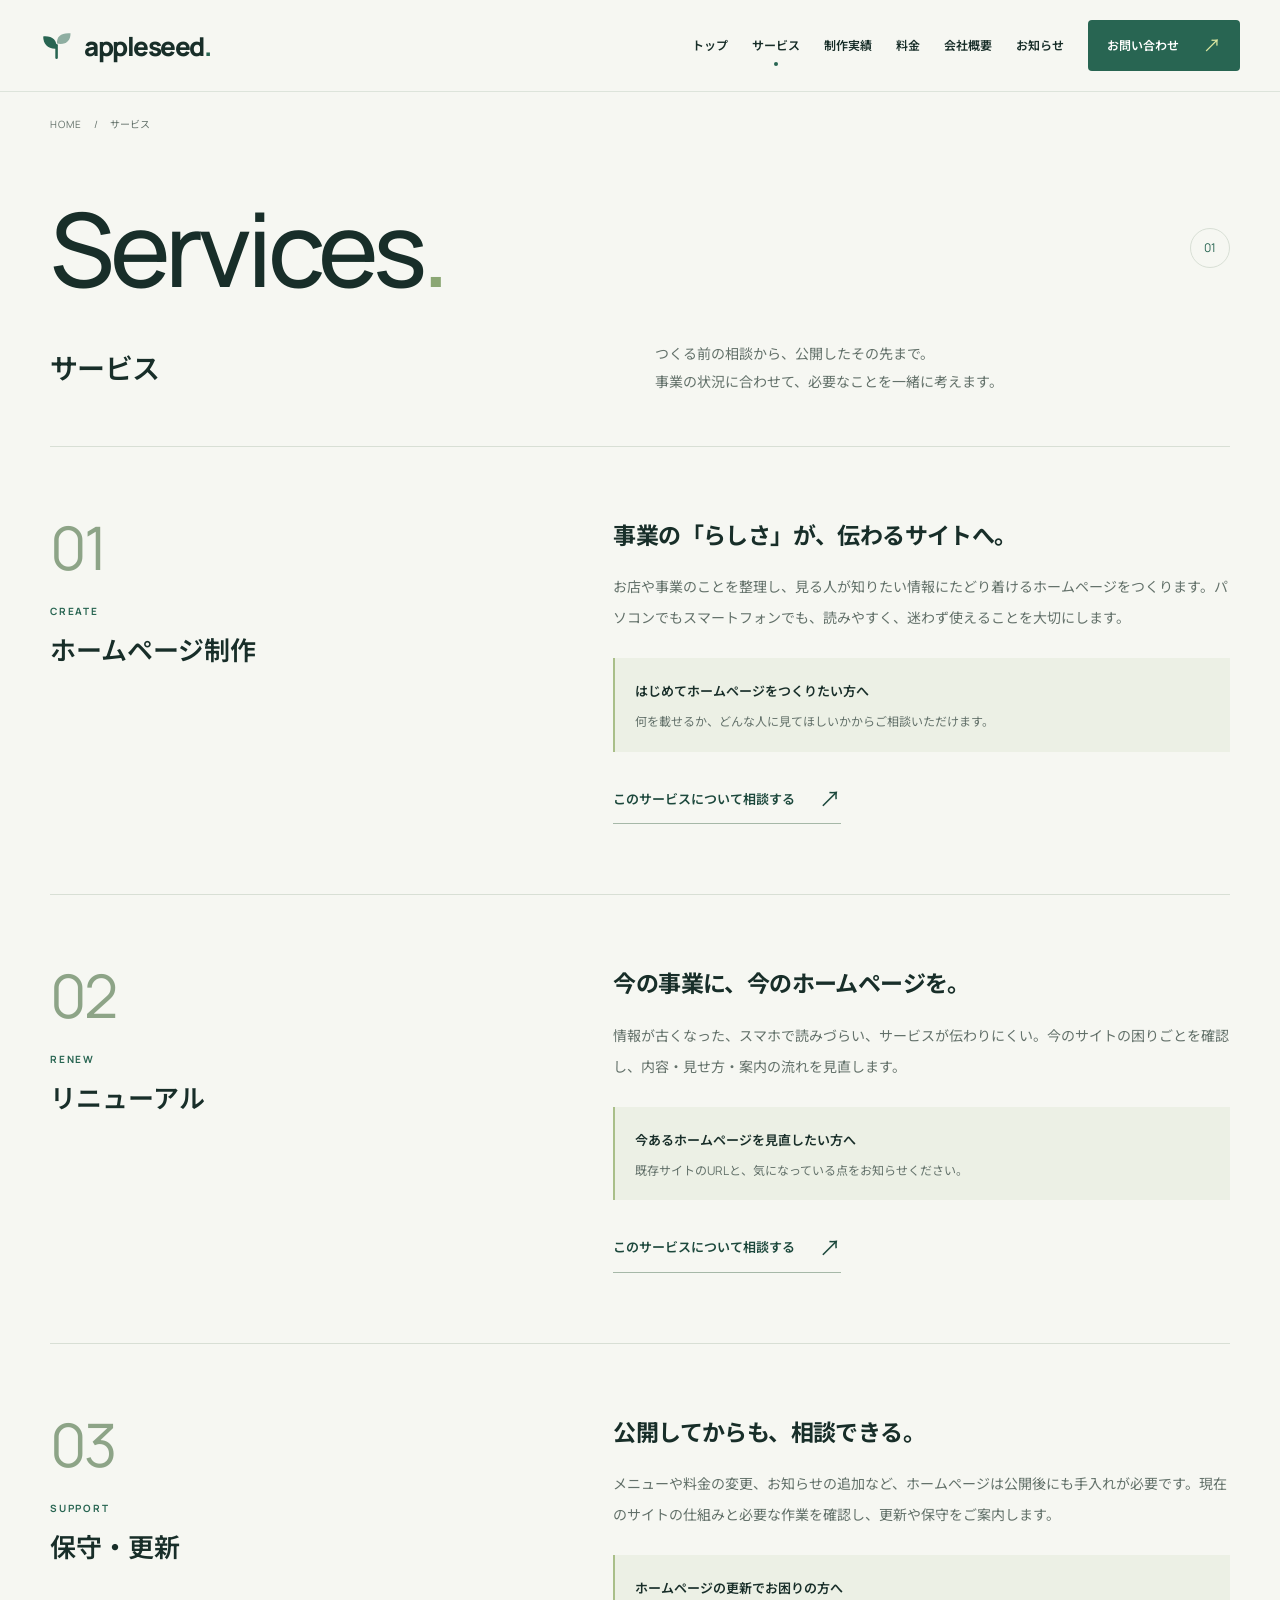
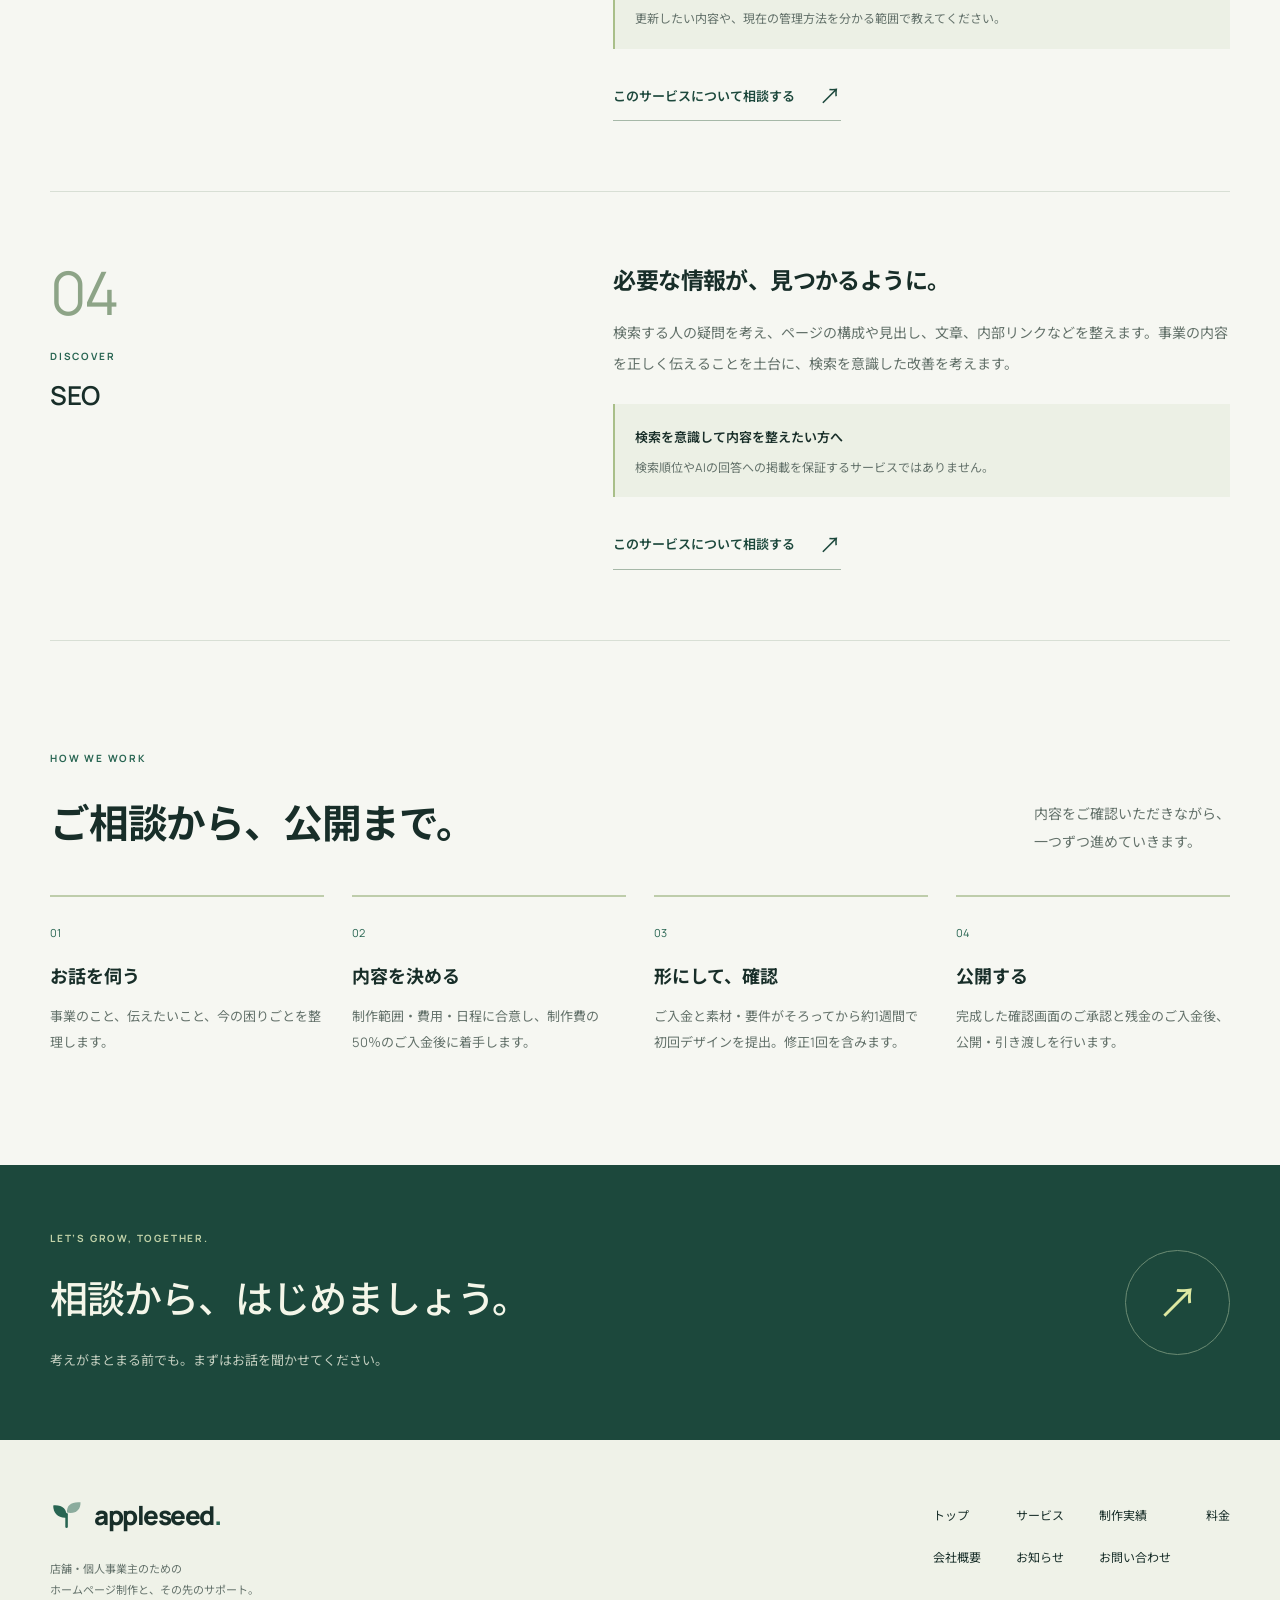
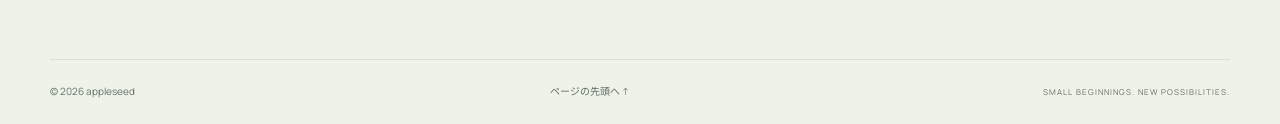
<file: services.html>
<!doctype html>
<html lang="ja"><head>
<meta charset="utf-8"><meta name="viewport" content="width=device-width, initial-scale=1">
<title>サービス｜appleseed</title><meta name="description" content="ホームページ制作、リニューアル、保守・更新、SEO。appleseedのサービスと、ご相談から公開までの流れをご紹介します。"><meta name="theme-color" content="#f6f7f2">
<link rel="preconnect" href="https://fonts.googleapis.com"><link rel="preconnect" href="https://fonts.gstatic.com" crossorigin>
<link href="https://fonts.googleapis.com/css2?family=Manrope:wght@400;500;600;700;800&amp;family=Noto+Sans+JP:wght@400;500;600;700;800&amp;display=swap" rel="stylesheet">
<link rel="stylesheet" href="assets/css/style.css"><script src="assets/js/main.js" defer></script>
</head><body id="page-top" data-page="services.html"><a class="skip-link" href="#main">本文へ移動</a>
<header class="site-header"><div class="header-inner"><a class="brand" href="index.html" aria-label="appleseed トップ"><svg class="brand-mark" viewBox="0 0 32 32" fill="none" aria-hidden="true"><path d="M15.6 27V15.4" stroke="currentColor" stroke-width="2.4" stroke-linecap="round"/><path d="M15.7 18.5C7.5 19.2 3 14.2 3 7c8.2-.7 13.2 3 12.7 11.5Z" fill="currentColor"/><path d="M16 13.7C15.5 6.7 20.1 3.3 28.7 4c.3 7.1-4.7 11.4-12.7 9.7Z" fill="currentColor" opacity=".5"/></svg><span>appleseed<span class="brand-dot">.</span></span></a>
<button class="menu-toggle" type="button" aria-expanded="false" aria-controls="primary-nav" aria-label="メニューを開く"><span>MENU</span><i aria-hidden="true"></i></button>
<nav id="primary-nav" class="primary-nav" aria-label="メインナビゲーション"><a href="index.html">トップ</a><a href="services.html" aria-current="page">サービス</a><a href="works.html">制作実績</a><a href="pricing.html">料金</a><a href="about.html">会社概要</a><a href="news.html">お知らせ</a><a class="nav-contact" href="contact.html">お問い合わせ <span class="arrow" aria-hidden="true">↗</span></a></nav>
</div></header><main id="main"><div class="wrap breadcrumb"><a href="index.html">HOME</a><span aria-hidden="true">/</span><span>サービス</span></div>
<section class="wrap page-hero"><div class="page-hero-top"><p class="page-word" aria-hidden="true">Services<span>.</span></p><span class="section-index">01</span></div><div class="page-hero-bottom"><h1>サービス</h1><p>つくる前の相談から、公開したその先まで。<br>事業の状況に合わせて、必要なことを一緒に考えます。</p></div></section><div class="wrap service-details"><article class="service-detail" id="service-01"><div class="service-detail-label"><span class="detail-number">01</span><p class="eyebrow">CREATE</p><h2>ホームページ制作</h2></div><div class="service-detail-body"><h3>事業の「らしさ」が、伝わるサイトへ。</h3><p>お店や事業のことを整理し、見る人が知りたい情報にたどり着けるホームページをつくります。パソコンでもスマートフォンでも、読みやすく、迷わず使えることを大切にします。</p><div class="service-note"><span>はじめてホームページをつくりたい方へ</span><p>何を載せるか、どんな人に見てほしいかからご相談いただけます。</p></div><a class="text-link" href="contact.html?topic=01">このサービスについて相談する<span class="arrow" aria-hidden="true">↗</span></a></div></article><article class="service-detail" id="service-02"><div class="service-detail-label"><span class="detail-number">02</span><p class="eyebrow">RENEW</p><h2>リニューアル</h2></div><div class="service-detail-body"><h3>今の事業に、今のホームページを。</h3><p>情報が古くなった、スマホで読みづらい、サービスが伝わりにくい。今のサイトの困りごとを確認し、内容・見せ方・案内の流れを見直します。</p><div class="service-note"><span>今あるホームページを見直したい方へ</span><p>既存サイトのURLと、気になっている点をお知らせください。</p></div><a class="text-link" href="contact.html?topic=02">このサービスについて相談する<span class="arrow" aria-hidden="true">↗</span></a></div></article><article class="service-detail" id="service-03"><div class="service-detail-label"><span class="detail-number">03</span><p class="eyebrow">SUPPORT</p><h2>保守・更新</h2></div><div class="service-detail-body"><h3>公開してからも、相談できる。</h3><p>メニューや料金の変更、お知らせの追加など、ホームページは公開後にも手入れが必要です。現在のサイトの仕組みと必要な作業を確認し、更新や保守をご案内します。</p><div class="service-note"><span>ホームページの更新でお困りの方へ</span><p>更新したい内容や、現在の管理方法を分かる範囲で教えてください。</p></div><a class="text-link" href="contact.html?topic=03">このサービスについて相談する<span class="arrow" aria-hidden="true">↗</span></a></div></article><article class="service-detail" id="service-04"><div class="service-detail-label"><span class="detail-number">04</span><p class="eyebrow">DISCOVER</p><h2>SEO</h2></div><div class="service-detail-body"><h3>必要な情報が、見つかるように。</h3><p>検索する人の疑問を考え、ページの構成や見出し、文章、内部リンクなどを整えます。事業の内容を正しく伝えることを土台に、検索を意識した改善を考えます。</p><div class="service-note"><span>検索を意識して内容を整えたい方へ</span><p>検索順位やAIの回答への掲載を保証するサービスではありません。</p></div><a class="text-link" href="contact.html?topic=04">このサービスについて相談する<span class="arrow" aria-hidden="true">↗</span></a></div></article></div><section class="wrap section" id="flow"><div class="section-heading"><div><p class="eyebrow">HOW WE WORK</p><h2>ご相談から、公開まで。</h2></div><p>内容をご確認いただきながら、<br>一つずつ進めていきます。</p></div><ol class="flow-list"><li><span>01</span><h3>お話を伺う</h3><p>事業のこと、伝えたいこと、今の困りごとを整理します。</p></li><li><span>02</span><h3>内容を決める</h3><p>制作範囲・費用・日程に合意し、制作費の50％のご入金後に着手します。</p></li><li><span>03</span><h3>形にして、確認</h3><p>ご入金と素材・要件がそろってから約1週間で初回デザインを提出。修正1回を含みます。</p></li><li><span>04</span><h3>公開する</h3><p>完成した確認画面のご承認と残金のご入金後、公開・引き渡しを行います。</p></li></ol></section></main><section class="contact-banner"><div class="wrap banner-inner"><div><p class="eyebrow">LET’S GROW, TOGETHER.</p><h2>相談から、<br class="small-only">はじめましょう。</h2><p>考えがまとまる前でも。まずはお話を聞かせてください。</p></div><a href="contact.html" class="circle-link" aria-label="お問い合わせページへ"><span class="arrow" aria-hidden="true">↗</span></a></div></section><footer class="site-footer"><div class="wrap footer-top"><div><a class="brand" href="index.html" aria-label="appleseed トップ"><svg class="brand-mark" viewBox="0 0 32 32" fill="none" aria-hidden="true"><path d="M15.6 27V15.4" stroke="currentColor" stroke-width="2.4" stroke-linecap="round"/><path d="M15.7 18.5C7.5 19.2 3 14.2 3 7c8.2-.7 13.2 3 12.7 11.5Z" fill="currentColor"/><path d="M16 13.7C15.5 6.7 20.1 3.3 28.7 4c.3 7.1-4.7 11.4-12.7 9.7Z" fill="currentColor" opacity=".5"/></svg><span>appleseed<span class="brand-dot">.</span></span></a><p>店舗・個人事業主のための<br>ホームページ制作と、その先のサポート。</p></div><nav aria-label="フッターナビゲーション"><a href="index.html">トップ</a><a href="services.html">サービス</a><a href="works.html">制作実績</a><a href="pricing.html">料金</a><a href="about.html">会社概要</a><a href="news.html">お知らせ</a><a href="contact.html">お問い合わせ</a></nav></div><div class="wrap footer-bottom"><small>© <span id="year">2026</span> appleseed</small><a href="#page-top">ページの先頭へ ↑</a><span>SMALL BEGINNINGS. NEW POSSIBILITIES.</span></div></footer></body></html>
</file>
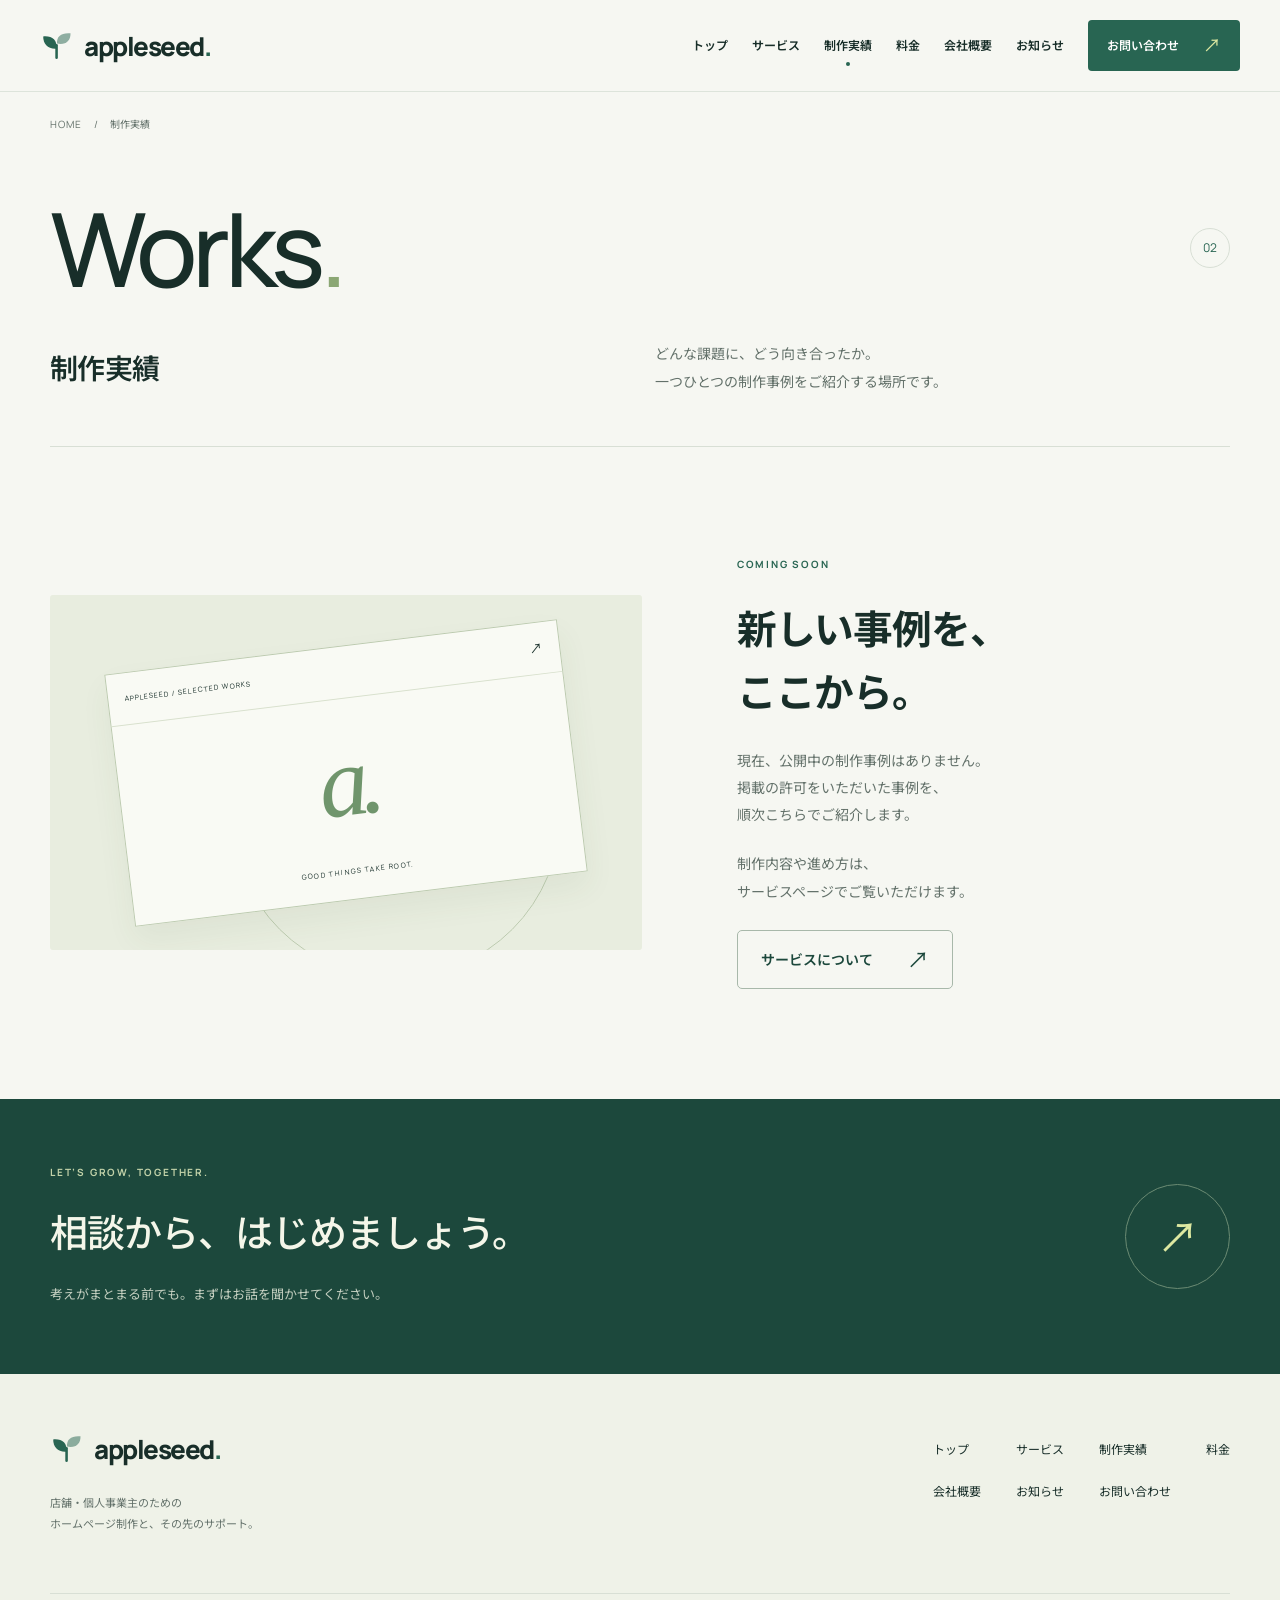
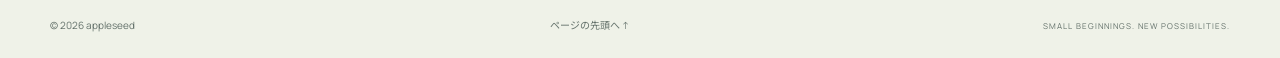
<file: works.html>
<!doctype html>
<html lang="ja"><head>
<meta charset="utf-8"><meta name="viewport" content="width=device-width, initial-scale=1">
<title>制作実績｜appleseed</title><meta name="description" content="appleseedのホームページ制作実績をご紹介するページです。掲載の許可をいただいた事例を順次ご紹介します。"><meta name="theme-color" content="#f6f7f2">
<link rel="preconnect" href="https://fonts.googleapis.com"><link rel="preconnect" href="https://fonts.gstatic.com" crossorigin>
<link href="https://fonts.googleapis.com/css2?family=Manrope:wght@400;500;600;700;800&amp;family=Noto+Sans+JP:wght@400;500;600;700;800&amp;display=swap" rel="stylesheet">
<link rel="stylesheet" href="assets/css/style.css"><script src="assets/js/main.js" defer></script>
</head><body id="page-top" data-page="works.html"><a class="skip-link" href="#main">本文へ移動</a>
<header class="site-header"><div class="header-inner"><a class="brand" href="index.html" aria-label="appleseed トップ"><svg class="brand-mark" viewBox="0 0 32 32" fill="none" aria-hidden="true"><path d="M15.6 27V15.4" stroke="currentColor" stroke-width="2.4" stroke-linecap="round"/><path d="M15.7 18.5C7.5 19.2 3 14.2 3 7c8.2-.7 13.2 3 12.7 11.5Z" fill="currentColor"/><path d="M16 13.7C15.5 6.7 20.1 3.3 28.7 4c.3 7.1-4.7 11.4-12.7 9.7Z" fill="currentColor" opacity=".5"/></svg><span>appleseed<span class="brand-dot">.</span></span></a>
<button class="menu-toggle" type="button" aria-expanded="false" aria-controls="primary-nav" aria-label="メニューを開く"><span>MENU</span><i aria-hidden="true"></i></button>
<nav id="primary-nav" class="primary-nav" aria-label="メインナビゲーション"><a href="index.html">トップ</a><a href="services.html">サービス</a><a href="works.html" aria-current="page">制作実績</a><a href="pricing.html">料金</a><a href="about.html">会社概要</a><a href="news.html">お知らせ</a><a class="nav-contact" href="contact.html">お問い合わせ <span class="arrow" aria-hidden="true">↗</span></a></nav>
</div></header><main id="main"><div class="wrap breadcrumb"><a href="index.html">HOME</a><span aria-hidden="true">/</span><span>制作実績</span></div>
<section class="wrap page-hero"><div class="page-hero-top"><p class="page-word" aria-hidden="true">Works<span>.</span></p><span class="section-index">02</span></div><div class="page-hero-bottom"><h1>制作実績</h1><p>どんな課題に、どう向き合ったか。<br>一つひとつの制作事例をご紹介する場所です。</p></div></section>
<section class="wrap section works-page"><div class="works-empty-art" aria-hidden="true"><div class="empty-frame"><span class="empty-frame-top">APPLESEED / SELECTED WORKS <i>↗</i></span><span class="empty-frame-symbol">a.</span><span class="empty-frame-bottom">GOOD THINGS TAKE ROOT.</span></div><span class="empty-art-orbit"></span></div><div class="works-empty-copy"><p class="eyebrow">COMING SOON</p><h2>新しい事例を、<br>ここから。</h2><p>現在、公開中の制作事例はありません。<br>掲載の許可をいただいた事例を、<br>順次こちらでご紹介します。</p><p>制作内容や進め方は、<br>サービスページでご覧いただけます。</p><a class="button button-outline" href="services.html">サービスについて<span class="arrow" aria-hidden="true">↗</span></a></div></section></main><section class="contact-banner"><div class="wrap banner-inner"><div><p class="eyebrow">LET’S GROW, TOGETHER.</p><h2>相談から、<br class="small-only">はじめましょう。</h2><p>考えがまとまる前でも。まずはお話を聞かせてください。</p></div><a href="contact.html" class="circle-link" aria-label="お問い合わせページへ"><span class="arrow" aria-hidden="true">↗</span></a></div></section><footer class="site-footer"><div class="wrap footer-top"><div><a class="brand" href="index.html" aria-label="appleseed トップ"><svg class="brand-mark" viewBox="0 0 32 32" fill="none" aria-hidden="true"><path d="M15.6 27V15.4" stroke="currentColor" stroke-width="2.4" stroke-linecap="round"/><path d="M15.7 18.5C7.5 19.2 3 14.2 3 7c8.2-.7 13.2 3 12.7 11.5Z" fill="currentColor"/><path d="M16 13.7C15.5 6.7 20.1 3.3 28.7 4c.3 7.1-4.7 11.4-12.7 9.7Z" fill="currentColor" opacity=".5"/></svg><span>appleseed<span class="brand-dot">.</span></span></a><p>店舗・個人事業主のための<br>ホームページ制作と、その先のサポート。</p></div><nav aria-label="フッターナビゲーション"><a href="index.html">トップ</a><a href="services.html">サービス</a><a href="works.html">制作実績</a><a href="pricing.html">料金</a><a href="about.html">会社概要</a><a href="news.html">お知らせ</a><a href="contact.html">お問い合わせ</a></nav></div><div class="wrap footer-bottom"><small>© <span id="year">2026</span> appleseed</small><a href="#page-top">ページの先頭へ ↑</a><span>SMALL BEGINNINGS. NEW POSSIBILITIES.</span></div></footer></body></html>
</file>
<file: assets/css/style.css>
:root {
  --paper: #f6f7f2;
  --white: #fff;
  --ink: #182e29;
  --green: #286552;
  --green-dark: #1c483c;
  --muted: #63716a;
  --line: #d8dfd5;
  --sage: #e6ebdd;
  --lime: #dde8a1;
  --font: 'Manrope', 'Noto Sans JP', sans-serif;
}
* { box-sizing: border-box; }
html { scroll-behavior: smooth; scroll-padding-top: 112px; }
body { margin: 0; color: var(--ink); background: var(--paper); font: 15px/1.95 var(--font); -webkit-font-smoothing: antialiased; }
[hidden] { display: none !important; }
::selection { color: var(--ink); background: var(--lime); }
a { color: inherit; text-decoration: none; }
button, input, select, textarea { font: inherit; }
button, a { -webkit-tap-highlight-color: transparent; }
button { cursor: pointer; }
svg { display: block; max-width: 100%; }
h1, h2, h3, p { margin: 0; }
h1, h2, h3 { font-weight: 700; }
a:focus-visible, button:focus-visible, input:focus-visible, select:focus-visible, textarea:focus-visible, [tabindex]:focus-visible { outline: 3px solid #9fb63d; outline-offset: 5px; }
.wrap { width: min(1180px, calc(100% - 80px)); margin-inline: auto; }
.section { padding-block: 110px; }
.eyebrow, .tiny-label { font-size: 10px; font-weight: 700; line-height: 1.5; letter-spacing: 1.8px; }
.eyebrow { color: var(--green); margin-bottom: 26px; }
.tiny-label { color: var(--muted); letter-spacing: 1.4px; }
.arrow { display: inline-block; font-size: 22px; font-weight: 400; line-height: 1; transition: transform .2s; }
a:hover > .arrow { transform: translate(2px,-2px); }
.button { min-height: 58px; display: inline-flex; align-items: center; justify-content: space-between; gap: 34px; padding: 15px 23px; border: 1px solid transparent; border-radius: 5px; font-size: 14px; font-weight: 600; transition: background .2s, color .2s; }
.button-primary { color: #fff; background: var(--green); }
.button-primary:hover { background: var(--green-dark); }
.button-primary .arrow { color: var(--lime); }
.button-outline { border-color: #a8b8aa; background: transparent; color: var(--green-dark); }
.button-outline:hover { background: var(--sage); }
.text-link { display: inline-flex; align-items: center; gap: 24px; color: var(--green-dark); font-weight: 600; font-size: 13px; padding: 11px 0; border-bottom: 1px solid #a6b8a8; }
.small-note { color: var(--muted); font-size: 12px; line-height: 1.8; }
.skip-link { position: absolute; left: 20px; top: -90px; z-index: 100; background: var(--green-dark); color: white; padding: 10px 20px; }
.skip-link:focus { top: 10px; }
.site-header { height: 92px; position: sticky; z-index: 30; top: 0; background: rgba(246,247,242,.95); border-bottom: 1px solid rgba(216,223,213,.8); backdrop-filter: blur(12px); }
.header-inner { height: 100%; width: min(1400px,calc(100% - 80px)); margin: auto; display: flex; align-items: center; justify-content: space-between; gap: 24px; }
.brand { display: inline-flex; align-items: center; gap: 10px; font-size: 26px; line-height: 1; font-weight: 800; letter-spacing: -1.5px; white-space: nowrap; }
.brand-mark { width: 34px; height: 34px; flex-shrink: 0; color: var(--green); }
.brand-dot { color: var(--green); }
.primary-nav { display: flex; align-items: center; gap: 24px; font-size: 12px; font-weight: 600; }
.primary-nav > a { position: relative; padding-block: 14px; }
.primary-nav > a:hover { color: var(--green); }
.primary-nav > a[aria-current=page]:not(.nav-contact)::after { content: ''; position: absolute; height: 4px; width: 4px; border-radius: 50%; background: var(--green); bottom: 5px; left: calc(50% - 2px); }
.primary-nav .nav-contact { background: var(--green); color: white; display: flex; align-items: center; gap: 24px; padding: 14px 19px; border-radius: 4px; }
.primary-nav .nav-contact:hover { background: var(--green-dark); color: white; }
.nav-contact .arrow { color: var(--lime); font-size: 18px; }
.menu-toggle { display: none; }
.home-hero { display: grid; grid-template-columns: 1.12fr 1fr; gap: 35px; align-items: center; padding-top: 66px; padding-bottom: 60px; }
.hero-copy { padding-bottom: 8px; }
.hero-copy .eyebrow { display: flex; align-items: center; gap: 10px; margin-bottom: 28px; font-size: 9px; letter-spacing: 1.5px; }
.status-dot { height: 7px; width: 7px; background: var(--green); border-radius: 50%; }
.hero-copy h1 { font-size: clamp(44px,4.65vw,66px); font-weight: 800; line-height: 1.48; letter-spacing: -2.8px; }
.hero-copy h1 > span { color: var(--green); }
.hero-description { margin-top: 25px; font-size: 15px; line-height: 2.2; color: var(--muted); }
.hero-actions { display: flex; align-items: center; gap: 27px; margin-top: 31px; flex-wrap: wrap; }
.hero-audience { color: var(--muted); font-size: 10px; margin-top: 30px; }
.hero-audience span { padding-inline: 8px; }
.hero-art { position: relative; min-width: 0; height: 494px; border-radius: 150px 5px 5px 5px; background: radial-gradient(ellipse at 70% 22%,#e8eddb 0,transparent 60%),#e2e9db; overflow: hidden; }
.hero-art::before { content: ''; position: absolute; inset: 0; background-image: linear-gradient(#718b7310 1px,transparent 1px),linear-gradient(90deg,#718b7310 1px,transparent 1px); background-size: 44px 44px; }
.art-caption { position: absolute; left: 120px; top: 28px; font-size: 7px; letter-spacing: 1.1px; color: #657c64; }
.art-coordinate { position: absolute; right: 20px; top: 95px; font-size: 8px; letter-spacing: 1px; color: #526851; writing-mode: vertical-rl; }
.art-orbit { position: absolute; width: 370px; height: 370px; border: 1px solid #a8b89d70; border-radius: 50%; top: 33px; left: 82px; }
.seed-sculpture { width: 360px; height: 360px; position: absolute; top: -3px; left: 100px; transform: rotate(10deg); filter: drop-shadow(5px 25px 13px #536a4c20); }
.design-window { width: 76%; position: absolute; top: 238px; left: 33px; border: 1px solid #fff; background: #ffffffec; border-radius: 6px; transform: rotate(-7deg); box-shadow: 0 22px 35px #324d3a20; }
.window-toolbar { display: flex; align-items: center; justify-content: space-between; padding: 11px 15px; border-bottom: 1px solid #e7eadf; font-size: 7px; color: #71836d; letter-spacing: 1px; }
.window-toolbar > span:first-child { display: flex; gap: 4px; }
.window-toolbar i { display: block; width: 4px; height: 4px; border-radius: 50%; background: #afc3a7; }
.window-toolbar b { font-size: 12px; }
.window-content { padding: 22px 24px 17px; display: grid; grid-template-columns: 1fr 1fr; gap: 15px; }
.window-brand { font-size: 29px; font-weight: 600; letter-spacing: -1px; line-height: 1.15; }
.window-brand em { font-family: Georgia,serif; font-weight: 400; color: #4f7b54; }
.window-layout { display: grid; grid-template-columns: 1.1fr 1fr; grid-template-rows: 30px 34px; gap: 7px; }
.window-layout span { background: #d5e2c4; border-radius: 3px; }
.window-layout span:first-child { grid-row: span 2; border-radius: 35px 35px 3px 3px; background: linear-gradient(130deg,#c6d8ad,#83a485); }
.window-layout span:last-child { background: #ebeddf; }
.window-button { grid-column: 1/-1; width: fit-content; font-size: 6px; background: var(--green); color: white; padding: 7px 9px; letter-spacing: .7px; }
.window-button b { margin-left: 15px; }
.art-note { position: absolute; right: 10px; top: 353px; width: 125px; height: 108px; background: #e9e9b8; display: flex; align-items: start; gap: 9px; padding: 20px 13px; transform: rotate(6deg); box-shadow: 0 6px 10px #354c3310; }
.art-note > span { font-size: 23px; line-height: 1; }
.art-note p { font-size: 11px; line-height: 1.8; font-weight: 500; }
.art-bottom { position: absolute; bottom: 12px; left: 32px; font-size: 7px; letter-spacing: 1px; color: #546b50; }
.facts-bar { border-block: 1px solid var(--line); display: grid; grid-template-columns: 1fr 1fr .9fr; align-items: center; padding: 25px 0; gap: 35px; }
.facts-bar > div + div { border-left: 1px solid var(--line); padding-left: 40px; }
.facts-bar .tiny-label { font-size: 8px; }
.facts-bar p { margin-top: 3px; font-size: 13px; display: flex; align-items: baseline; gap: 12px; }
.facts-bar strong { font-size: 34px; font-weight: 500; line-height: 1.35; letter-spacing: -1.5px; }
.facts-bar strong .approx { font-size: 14px; letter-spacing: 0; margin-right: 2px; }
@media (max-width: 700px) { .facts-bar strong .approx { font-size: 11px; } }
.facts-bar p > span { margin-left: -7px; font-size: 14px; }
.facts-bar > a { justify-self: end; font-size: 12px; }
.section h2, .section-heading h2 { font-size: clamp(28px,3.1vw,40px); line-height: 1.6; letter-spacing: -1.2px; }
.section-intro > p:not(.eyebrow) { margin: 22px 0 26px; color: var(--muted); font-size: 14px; }
.home-services { display: grid; grid-template-columns: 1fr 1.1fr; gap: 90px; }
.service-preview-row { display: flex; gap: 25px; border-bottom: 1px solid var(--line); align-items: center; padding: 25px 0; }
.service-preview-row:first-child { border-top: 1px solid var(--line); }
.row-number { font-size: 11px; color: #768578; align-self: start; padding-top: 4px; }
.service-preview-row .tiny-label { font-size: 8px; color: var(--green); }
.service-preview-row h3 { font-size: 21px; margin-top: 3px; font-weight: 600; }
.service-preview-row > .arrow { margin-left: auto; width: 39px; height: 39px; background: #e8ede3; border-radius: 50%; display: grid; place-items: center; color: var(--green); }
.service-preview-row:hover { background: #eff2e9; }
.section-heading { display: flex; align-items: end; justify-content: space-between; gap: 40px; margin-bottom: 40px; }
.section-heading > p { font-size: 14px; color: var(--muted); }
.works-teaser { background: #e9ede3; }
.works-placeholder { position: relative; display: flex; gap: 55px; align-items: center; border-top: 1px solid #c9d3c3; padding: 40px 0 0; }
.works-placeholder h3 { font-size: 21px; margin-top: 11px; font-weight: 600; }
.works-placeholder p:not(.tiny-label) { color: var(--muted); font-size: 13px; margin-top: 12px; }
.outline-browser { width: 245px; height: 155px; border: 1px solid #8eaa8d; border-radius: 6px; position: relative; transform: rotate(-5deg); flex-shrink: 0; }
.outline-browser > span { display: block; margin: 27px 28px 0; height: 1px; background: #a9bc9e; }
.outline-browser i { display: inline-block; width: 46px; height: 59px; border: 1px solid #a9bc9e; margin: 22px 0 0 20px; }
.outline-browser i:nth-child(2) { border-radius: 25px 25px 0 0; background: #d5e0c9; }
.placeholder-flower { font-size: 85px; color: #a8bf8b; margin-left: auto; line-height: 1; font-family: sans-serif; }
.home-about { display: grid; grid-template-columns: 1fr 1.1fr; gap: 90px; }
.statement-line { width: 90px; height: 2px; background: var(--green); margin-top: 30px; }
.about-message { padding-top: 37px; }
.about-message p { font-size: 14px; color: var(--muted); margin-bottom: 23px; line-height: 2.25; }
.home-news { display: grid; grid-template-columns: 1fr 1.6fr auto; align-items: center; gap: 25px; border-top: 1px solid var(--line); padding-block: 45px 65px; }
.home-news .eyebrow { margin-bottom: 5px; font-size: 9px; }
.home-news h2 { font-size: 24px; }
.home-news > p { font-size: 13px; color: var(--muted); }
.contact-banner { background: var(--green-dark); color: #f4f6e9; }
.banner-inner { display: flex; align-items: center; justify-content: space-between; gap: 40px; padding-block: 66px; }
.banner-inner .eyebrow { color: #c2d2a9; font-size: 10px; margin-bottom: 15px; }
.banner-inner h2 { font-size: 38px; font-weight: 500; letter-spacing: -1px; }
.banner-inner p:last-child { font-size: 13px; color: #c4cfc0; margin-top: 13px; }
.circle-link { width: 105px; height: 105px; border: 1px solid #6b8b73; border-radius: 50%; display: grid; place-items: center; flex-shrink: 0; transition: background .2s; }
.circle-link .arrow { font-size: 42px; color: var(--lime); }
.circle-link:hover { background: #325c4d; }
.site-footer { background: #eff2e8; }
.footer-top { display: flex; align-items: start; justify-content: space-between; gap: 60px; padding-block: 58px; }
.footer-top > div > p { color: var(--muted); font-size: 11px; margin-top: 17px; }
.footer-top nav { display: grid; grid-template-columns: repeat(4,auto); gap: 19px 35px; padding-top: 6px; font-size: 12px; }
.footer-top nav a:hover { color: var(--green); text-decoration: underline; text-underline-offset: 5px; }
.footer-bottom { border-top: 1px solid var(--line); display: flex; align-items: center; justify-content: space-between; gap: 20px; min-height: 65px; font-size: 10px; color: var(--muted); }
.footer-bottom small { font-size: 10px; }
.footer-bottom > span { font-size: 8px; letter-spacing: 1px; }
.small-only { display: none; }
.breadcrumb { display: flex; align-items: center; gap: 12px; color: var(--muted); font-size: 10px; padding-block: 23px; }
.breadcrumb a { letter-spacing: 1px; }
.page-hero { padding-top: 26px; padding-bottom: 50px; border-bottom: 1px solid var(--line); }
.page-hero-top { display: flex; align-items: center; justify-content: space-between; gap: 20px; }
.page-word { font-size: clamp(65px,8vw,108px); line-height: 1.25; letter-spacing: -5px; font-weight: 500; }
.page-word > span { color: #8ba774; }
.section-index { font-size: 12px; color: var(--green); width: 40px; height: 40px; display: grid; place-items: center; border: 1px solid var(--line); border-radius: 50%; }
.page-hero-bottom { display: grid; grid-template-columns: 1fr 1fr; align-items: end; gap: 30px; margin-top: 28px; }
.page-hero h1 { font-size: 28px; letter-spacing: -.7px; font-weight: 600; }
.page-hero-bottom > p { font-size: 14px; color: var(--muted); line-height: 2; }
.service-detail { display: grid; grid-template-columns: 1fr 1.25fr; gap: 70px; padding-block: 70px; border-bottom: 1px solid var(--line); scroll-margin-top: 110px; }
.detail-number { font-size: 60px; line-height: 1; color: #8da487; letter-spacing: -3px; font-weight: 400; }
.service-detail-label .eyebrow { margin-top: 25px; margin-bottom: 6px; }
.service-detail-label h2 { font-size: 26px; font-weight: 600; }
.service-detail-body h3 { font-size: 23px; line-height: 1.65; letter-spacing: -.6px; margin-bottom: 18px; }
.service-detail-body > p { color: var(--muted); font-size: 14px; line-height: 2.2; }
.service-note { margin-block: 24px; padding: 18px 20px; background: #ecf0e5; border-left: 2px solid #a9bf89; }
.service-note span { font-size: 13px; font-weight: 600; }
.service-note p { font-size: 12px; color: var(--muted); margin-top: 5px; }
.flow-list { display: grid; grid-template-columns: repeat(4,1fr); gap: 28px; list-style: none; padding: 0; margin: 0; }
.flow-list li { border-top: 2px solid #becdab; padding-top: 20px; }
.flow-list li > span { font-size: 11px; color: var(--green); }
.flow-list h3 { font-size: 18px; margin: 13px 0 10px; }
.flow-list p { color: var(--muted); font-size: 13px; }
.works-page { display: grid; grid-template-columns: 1.2fr 1fr; gap: 95px; align-items: center; }
.works-empty-art { min-height: 355px; background: #e8eddf; border-radius: 3px; display: grid; place-items: center; position: relative; overflow: hidden; }
.empty-frame { position: relative; z-index: 1; width: 77%; height: 254px; background: #f9faf4; border: 1px solid #bdcbb0; box-shadow: 0 15px 30px #405b3510; transform: rotate(-7deg); display: flex; flex-direction: column; }
.empty-frame-top { border-bottom: 1px solid #d9e1ce; padding: 13px 16px; font-size: 7px; letter-spacing: 1px; display: flex; align-items: center; justify-content: space-between; }
.empty-frame-top i { font-size: 13px; font-style: normal; }
.empty-frame-symbol { margin: auto; font-family: Georgia,serif; font-style: italic; color: #70956c; font-size: 100px; letter-spacing: -9px; line-height: 1; }
.empty-frame-bottom { text-align: center; font-size: 7px; letter-spacing: 1.4px; margin-bottom: 20px; }
.empty-art-orbit { position: absolute; border: 1px solid #bdcbb0; width: 330px; height: 330px; border-radius: 50%; transform: translate(50px,40px); }
.works-empty-copy > p:not(.eyebrow) { color: var(--muted); font-size: 14px; margin-top: 22px; }
.works-empty-copy > a { margin-top: 25px; }
.pricing-main { display: grid; grid-template-columns: 1fr 1fr; gap: 90px; padding-top: 70px; }
.pricing-board { padding: 37px; background: #e8eddf; border-radius: 5px; border: 1px solid #d0dac4; }
.pricing-board-top { display: flex; align-items: center; justify-content: space-between; gap: 15px; }
.pricing-board-top .eyebrow { margin: 0; font-size: 9px; }
.plan-pill { font-size: 11px; border: 1px solid #b2c3a0; border-radius: 20px; padding: 3px 12px; white-space: nowrap; }
.large-price { font-size: clamp(56px,6vw,84px); line-height: 1.2; letter-spacing: -4px; font-weight: 500; margin-top: 40px; }
.large-price > span { font-size: .35em; letter-spacing: 0; margin-right: 10px; }
.pricing-caption { font-size: 11px; color: #546449; margin-top: 14px; }
.pricing-time { margin-top: 38px; padding-block: 18px; border-top: 1px solid #bdcbaa; display: flex; align-items: center; justify-content: space-between; font-size: 13px; }
.pricing-time strong { font-size: 23px; font-weight: 500; }
.pricing-board .small-note { font-size: 11px; }
.pricing-explanation { padding-top: 9px; }
.pricing-explanation h2 { font-size: 28px; letter-spacing: -.8px; line-height: 1.7; }
.pricing-explanation > p { color: var(--muted); font-size: 14px; line-height: 2.1; margin-top: 20px; }
.check-list { list-style: none; padding: 0; margin: 23px 0 28px; font-size: 13px; }
.check-list li { margin-bottom: 8px; padding-left: 23px; position: relative; }
.check-list li::before { content: '✓'; position: absolute; left: 0; color: var(--green); }
.related-pricing { padding-bottom: 50px; }
.pricing-row { display: grid; grid-template-columns: 1fr 1.6fr auto; gap: 25px; align-items: center; padding: 27px 0; border-top: 1px solid var(--line); }
.pricing-row:last-child { border-bottom: 1px solid var(--line); }
.pricing-row h3 { font-size: 20px; }
.pricing-row p { font-size: 13px; color: var(--muted); }
.compact-callout { margin-bottom: 90px; padding: 24px 30px; background: #eaf0e2; display: flex; align-items: center; justify-content: space-between; gap: 25px; }
.compact-callout p { font-size: 13px; }
.about-philosophy { display: grid; grid-template-columns: 1fr 1.1fr; gap: 100px; align-items: center; }
.philosophy-art { background: #e5eadc; border-radius: 150px 150px 4px 4px; min-height: 400px; display: flex; flex-direction: column; align-items: center; justify-content: center; gap: 45px; }
.philosophy-art .brand-mark { height: 170px; width: 170px; color: #6e9274; }
.philosophy-art > span { text-align: center; color: #567352; font-size: 8px; letter-spacing: 2px; }
.about-philosophy h2 { margin-bottom: 24px; }
.about-philosophy p:not(.eyebrow) { color: var(--muted); margin-top: 19px; font-size: 14px; line-height: 2.2; }
.company-section { border-top: 1px solid var(--line); display: grid; grid-template-columns: .7fr 1.3fr; gap: 65px; padding-top: 70px; }
.info-table { margin: 0; }
.info-table > div { display: grid; grid-template-columns: 125px 1fr; border-bottom: 1px solid var(--line); padding: 22px 0; gap: 25px; }
.info-table > div:first-child { padding-top: 0; }
.info-table dt { color: var(--muted); font-size: 13px; }
.info-table dd { margin: 0; font-size: 14px; overflow-wrap: anywhere; }
.info-table a { text-decoration: underline; text-decoration-color: #b6c4b3; text-underline-offset: 5px; }
.contact-layout { display: grid; grid-template-columns: .8fr 1.2fr; gap: 85px; padding-top: 75px; }
.contact-aside h2 { font-size: 32px; }
.contact-aside > p:not(.eyebrow) { font-size: 13px; color: var(--muted); margin-top: 24px; }
.direct-contact { position: relative; display: block; padding-block: 24px; border-bottom: 1px solid var(--line); }
.direct-contact:first-of-type { margin-top: 24px; }
.direct-contact > span:first-child { display: block; font-size: 9px; margin-bottom: 4px; }
.direct-contact strong { font-size: 23px; font-weight: 500; letter-spacing: -.5px; }
.direct-email strong { font-size: 16px; letter-spacing: -.3px; overflow-wrap: anywhere; padding-right: 26px; display: block; }
.direct-contact .arrow { position: absolute; right: 0; top: 49%; color: var(--green); }
.contact-aside .small-note { font-size: 11px !important; }
.contact-form-panel { background: white; border: 1px solid var(--line); padding: 37px; border-radius: 5px; }
.form-intro { padding-bottom: 27px; border-bottom: 1px solid var(--line); margin-bottom: 27px; }
.form-intro h2 { font-size: 18px; letter-spacing: -.5px; }
.form-intro p { font-size: 12px; color: var(--muted); margin-top: 10px; }
#contact-form label, .contact-review > label { display: block; font-size: 13px; font-weight: 500; margin-bottom: 9px; }
.required { display: inline-block; font-size: 9px; color: var(--green); background: #edf2e6; margin-left: 6px; padding: 0 5px; border-radius: 2px; }
input, select, textarea { width: 100%; background: #f9faf6; border: 1px solid #ccd6c6; border-radius: 3px; padding: 12px 13px; font-size: 16px; line-height: 1.6; color: var(--ink); margin: 0 0 23px; }
input::placeholder, textarea::placeholder { color: #83907f; font-size: 13px; }
textarea { resize: vertical; min-height: 125px; }
input:focus, select:focus, textarea:focus { border-color: var(--green); }
.form-note { font-size: 12px; color: var(--muted); margin: -3px 0 23px; }
#contact-form > .button { width: 100%; }
.contact-review h2 { font-size: 23px; }
.contact-review > p { color: var(--muted); font-size: 13px; margin: 16px 0 24px; }
#mail-draft { font-size: 13px; line-height: 2; min-height: 270px; }
.review-actions { display: flex; flex-wrap: wrap; gap: 12px; }
.review-actions .button { flex: 1 1 220px; font-size: 13px; }
.copy-fallback { border-top: 1px solid var(--line); margin-top: 25px; padding-top: 22px; font-size: 12px; color: var(--muted); overflow-wrap: anywhere; }
.copy-fallback a { text-decoration: underline; text-underline-offset: 3px; }
.text-button { color: var(--green); background: transparent; padding: 9px 0; border: 0; border-bottom: 1px solid #abbba3; margin-top: 12px; font-size: 12px; }
#copy-status { margin-top: 12px; color: var(--green); }
.noscript-note { font-size: 13px; border: 1px solid var(--line); padding: 15px; margin-top: 15px; }
.journal-empty { text-align: center; padding-block: 90px 115px; }
.journal-symbol { color: #729167; font-size: 62px; line-height: 1.2; display: block; margin-bottom: 30px; }
.journal-empty h2 { font-size: 24px; }
.journal-empty > p { color: var(--muted); font-size: 14px; margin: 17px 0 25px; }
@media(min-width:1500px) { .home-hero { gap: 65px; padding-top: 80px; } }
@media(max-width:1060px) {
  .site-header { height: 78px; }
  .header-inner { width: calc(100% - 64px); }
  .menu-toggle { display: flex; align-items: center; gap: 14px; background: none; border: 0; color: var(--ink); min-height: 44px; padding: 0 2px; font-size: 10px; letter-spacing: 1px; }
  .menu-toggle i { width: 25px; height: 12px; border-top: 1px solid; border-bottom: 1px solid; position: relative; }
  .menu-toggle[aria-expanded=true] i { border: 0; }
  .menu-toggle[aria-expanded=true] i::before, .menu-toggle[aria-expanded=true] i::after { content: ''; position: absolute; width: 25px; height: 1px; top: 5px; background: currentColor; transform: rotate(45deg); }
  .menu-toggle[aria-expanded=true] i::after { transform: rotate(-45deg); }
  .primary-nav { display: none; position: absolute; top: 77px; left: 0; right: 0; padding: 18px 32px 27px; background: var(--paper); border-bottom: 1px solid var(--line); box-shadow: 0 15px 20px #182e2910; gap: 0; max-height: calc(100dvh - 78px); overflow: auto; }
  .primary-nav.is-open { display: flex; flex-direction: column; align-items: stretch; }
  .primary-nav > a { font-size: 14px; border-bottom: 1px solid var(--line); padding: 12px 0; }
  .primary-nav > a[aria-current=page]:not(.nav-contact)::after { left: auto; right: 5px; bottom: calc(50% - 2px); }
  .primary-nav .nav-contact { justify-content: space-between; margin-top: 17px; border: 0; }
  .home-hero { gap: 30px; }
  .hero-copy h1 { font-size: 44px; }
  .hero-description { font-size: 13px; }
  .hero-actions { gap: 18px; }
  .hero-art { height: 460px; }
  .seed-sculpture { left: 48px; width: 330px; }
  .art-caption { left: 95px; font-size: 6px; }
  .design-window { width: 82%; left: 16px; }
  .window-brand { font-size: 25px; }
  .art-note { top: 336px; right: 8px; width: 107px; padding: 16px 9px; }
  .art-note p { font-size: 10px; }
  .hero-audience { max-width: 260px; font-size: 9px; }
  .facts-bar { gap: 20px; }
  .facts-bar > div + div { padding-left: 25px; }
  .facts-bar strong { font-size: 27px; }
  .facts-bar p { font-size: 11px; gap: 8px; }
  .facts-bar > a { font-size: 10px; gap: 10px; }
  .home-services, .home-about, .service-detail { gap: 45px; }
  .works-page, .about-philosophy, .pricing-main, .contact-layout { gap: 45px; }
  .contact-form-panel { padding: 25px; }
  .pricing-board { padding: 28px; }
  .footer-top nav { grid-template-columns: repeat(3,auto); gap: 15px 25px; }
}
@media(max-width:760px) {
  html { scroll-padding-top: 90px; }
  .wrap { width: calc(100% - 44px); }
  .section { padding-block: 68px; }
  .header-inner { width: calc(100% - 44px); }
  .site-header { height: 72px; }
  .brand { font-size: 23px; gap: 8px; }
  .brand-mark { width: 30px; height: 30px; }
  .primary-nav { top: 71px; padding-inline: 22px; max-height: calc(100dvh - 72px); }
  .home-hero { grid-template-columns: 1fr; gap: 38px; padding-top: 45px; padding-bottom: 32px; }
  .hero-copy h1 { font-size: clamp(32px,9vw,50px); letter-spacing: -1.5px; line-height: 1.5; }
  .hero-copy .eyebrow { font-size: 8px; letter-spacing: .9px; margin-bottom: 21px; }
  .hero-description { margin-top: 20px; font-size: 13px; line-height: 2.1; }
  .hero-actions { margin-top: 25px; gap: 18px; }
  .button { min-height: 55px; padding: 14px 17px; gap: 25px; font-size: 12px; }
  .hero-actions > .text-link { font-size: 11px; gap: 10px; }
  .hero-audience { margin-top: 23px; max-width: none; font-size: 9px; }
  .hero-audience span { padding-inline: 3px; }
  .hero-art { height: 380px; border-top-left-radius: 100px; }
  .seed-sculpture { width: 300px; height: 300px; left: max(10px,calc(50% - 120px)); top: -13px; }
  .art-orbit { width: 270px; height: 270px; top: 20px; left: 25%; }
  .art-caption { top: 20px; left: 90px; font-size: 6px; letter-spacing: .7px; }
  .art-coordinate { font-size: 7px; right: 12px; top: 66px; }
  .design-window { top: 184px; left: 20px; width: 75%; max-width: 320px; }
  .window-toolbar { padding: 8px 10px; font-size: 6px; letter-spacing: .6px; }
  .window-content { padding: 17px; gap: 12px; }
  .window-brand { font-size: 23px; }
  .window-layout { grid-template-rows: 24px 26px; gap: 5px; }
  .window-button { font-size: 5px; letter-spacing: .4px; }
  .window-button b { margin-left: 5px; }
  .art-note { width: 100px; height: 95px; right: 12px; top: 267px; padding: 15px 9px; gap: 6px; }
  .art-note > span { font-size: 19px; }
  .art-note p { font-size: 9px; }
  .art-bottom { font-size: 6px; bottom: 10px; left: 20px; }
  .facts-bar { grid-template-columns: 1fr 1fr; gap: 18px 12px; padding-block: 22px; }
  .facts-bar > div + div { padding-left: 16px; }
  .facts-bar p { display: block; font-size: 11px; margin-top: 7px; }
  .facts-bar strong { font-size: 27px; margin-left: 4px; letter-spacing: -1.4px; }
  .facts-bar p > span { font-size: 11px; margin-left: 2px; }
  .facts-bar .tiny-label { font-size: 6px; letter-spacing: 1px; }
  .facts-bar > a { grid-column: 1/-1; justify-self: start; font-size: 11px; padding-top: 0; }
  .section h2, .section-heading h2 { font-size: 28px; letter-spacing: -.8px; line-height: 1.6; }
  .eyebrow { font-size: 9px; margin-bottom: 19px; letter-spacing: 1.4px; }
  .home-services, .home-about { grid-template-columns: 1fr; gap: 34px; }
  .section-intro > p:not(.eyebrow) { font-size: 13px; margin-top: 16px; margin-bottom: 15px; }
  .service-preview-row { padding-block: 22px; gap: 18px; }
  .service-preview-row h3 { font-size: 19px; }
  .service-preview-row > .arrow { height: 35px; width: 35px; }
  .section-heading { align-items: start; flex-direction: column; gap: 18px; margin-bottom: 28px; }
  .section-heading > p { font-size: 13px; }
  .text-link { font-size: 12px; gap: 24px; }
  .works-placeholder { display: grid; grid-template-columns: 1fr; gap: 30px; padding-top: 35px; }
  .outline-browser { width: 210px; height: 130px; margin-left: 12px; }
  .outline-browser i { width: 36px; height: 48px; margin-top: 15px; }
  .placeholder-flower { position: absolute; top: 70px; right: 0; font-size: 61px; }
  .works-placeholder h3 { font-size: 17px; }
  .works-placeholder .tiny-label { font-size: 8px; }
  .works-placeholder p:not(.tiny-label) { font-size: 12px; }
  .statement-line { margin-top: 20px; width: 60px; }
  .about-message { padding: 0; }
  .about-message p { font-size: 13px; }
  .home-news { grid-template-columns: 1fr auto; padding-block: 30px 45px; gap: 17px; }
  .home-news > p { grid-column: 1/-1; grid-row: 2; font-size: 12px; }
  .home-news h2 { font-size: 21px; }
  .home-news .eyebrow { font-size: 8px; }
  .banner-inner { padding-block: 45px; gap: 20px; }
  .banner-inner h2 { font-size: 28px; line-height: 1.65; }
  .banner-inner .eyebrow { font-size: 8px; letter-spacing: 1px; }
  .banner-inner p:last-child { font-size: 11px; max-width: 245px; }
  .circle-link { width: 62px; height: 62px; }
  .circle-link .arrow { font-size: 29px; }
  .small-only { display: block; }
  .footer-top { display: block; padding-block: 37px; }
  .footer-top nav { grid-template-columns: repeat(3,1fr); gap: 16px 12px; font-size: 11px; margin-top: 27px; }
  .footer-bottom { min-height: 74px; flex-wrap: wrap; justify-content: space-between; gap: 5px; padding-block: 15px; font-size: 9px; }
  .footer-bottom small { font-size: 9px; }
  .footer-bottom > span { width: 100%; font-size: 7px; letter-spacing: .8px; }
  .breadcrumb { font-size: 9px; padding-block: 17px; }
  .page-hero { padding-top: 20px; padding-bottom: 33px; }
  .page-word { font-size: clamp(55px,15vw,88px); letter-spacing: -3px; }
  .section-index { width: 30px; height: 30px; font-size: 10px; }
  .page-hero-bottom { grid-template-columns: 1fr; gap: 15px; margin-top: 22px; }
  .page-hero h1 { font-size: 24px; }
  .page-hero-bottom > p { font-size: 12px; }
  .service-detail { grid-template-columns: 1fr; gap: 28px; padding-block: 44px; }
  .service-detail-label { position: relative; padding-left: 63px; }
  .detail-number { position: absolute; left: 0; top: 7px; font-size: 41px; letter-spacing: -2px; }
  .service-detail-label .eyebrow { margin-top: 0; font-size: 8px; }
  .service-detail-label h2 { font-size: 22px; }
  .service-detail-body h3 { font-size: 19px; }
  .service-detail-body > p { font-size: 13px; }
  .service-note { padding: 15px 17px; margin-block: 20px; }
  .service-note span { font-size: 12px; }
  .service-note p { font-size: 11px; }
  .flow-list { grid-template-columns: 1fr 1fr; gap: 27px 20px; }
  .flow-list h3 { font-size: 15px; }
  .flow-list p { font-size: 12px; }
  .works-page { grid-template-columns: 1fr; gap: 38px; }
  .works-empty-art { min-height: 300px; }
  .empty-frame { height: 224px; }
  .works-empty-copy > p:not(.eyebrow) { font-size: 13px; margin-top: 18px; }
  .pricing-main { grid-template-columns: 1fr; gap: 36px; padding-top: 35px; }
  .pricing-board { padding: 25px; }
  .plan-pill { font-size: 9px; padding-inline: 8px; }
  .pricing-board-top .eyebrow { font-size: 8px; }
  .large-price { font-size: 68px; margin-top: 28px; letter-spacing: -3px; }
  .pricing-caption { font-size: 10px; }
  .pricing-time { margin-top: 30px; font-size: 12px; }
  .pricing-time strong { font-size: 21px; }
  .pricing-explanation h2 { font-size: 25px; }
  .pricing-explanation > p { font-size: 13px; }
  .check-list { font-size: 12px; }
  .related-pricing { padding-bottom: 35px; }
  .pricing-row { grid-template-columns: 1fr auto; gap: 8px 15px; padding-block: 20px; }
  .pricing-row h3 { font-size: 18px; }
  .pricing-row p { grid-column: 1/-1; grid-row: 2; font-size: 12px; }
  .pricing-row .text-link { grid-column: 2; grid-row: 1; font-size: 11px; }
  .compact-callout { flex-direction: column; align-items: start; padding: 20px; gap: 10px; margin-bottom: 65px; }
  .compact-callout p { font-size: 12px; }
  .about-philosophy { grid-template-columns: 1fr; gap: 36px; }
  .philosophy-art { min-height: 300px; border-radius: 130px 130px 4px 4px; gap: 30px; }
  .philosophy-art .brand-mark { width: 135px; height: 135px; }
  .about-philosophy p:not(.eyebrow) { font-size: 13px; }
  .company-section { grid-template-columns: 1fr; gap: 32px; padding-top: 50px; }
  .info-table > div { grid-template-columns: 85px 1fr; gap: 12px; padding-block: 19px; }
  .info-table dt { font-size: 11px; }
  .info-table dd { font-size: 12px; }
  .contact-layout { grid-template-columns: 1fr; gap: 38px; padding-top: 38px; }
  .contact-aside h2 { font-size: 28px; }
  .contact-aside > p:not(.eyebrow) { font-size: 12px; margin-top: 17px; }
  .direct-contact { padding-block: 17px; }
  .direct-contact:first-of-type { margin-top: 12px; }
  .direct-contact strong { font-size: 22px; }
  .direct-email strong { font-size: 16px; }
  .contact-form-panel { padding: 25px 19px; }
  .form-intro h2 { font-size: 16px; line-height: 1.6; letter-spacing: -.5px; }
  .form-intro p { font-size: 11px; }
  #contact-form label { font-size: 12px; }
  input, select, textarea { font-size: 16px; }
  .form-note { font-size: 11px; }
  .contact-review h2 { font-size: 21px; }
  .contact-review > p { font-size: 12px; }
  .copy-fallback { font-size: 11px; }
  .journal-empty { padding-block: 60px 80px; }
  .journal-empty h2 { font-size: 19px; }
  .journal-empty > p { font-size: 12px; }
}
@media(max-width:360px) {
  .wrap, .header-inner { width: calc(100% - 36px); }
  .hero-copy h1 { font-size: 31px; }
  .hero-actions { gap: 12px; }
  .hero-actions .button { font-size: 11px; padding-inline: 13px; gap: 13px; }
  .hero-actions > .text-link { font-size: 10px; gap: 8px; }
  .hero-audience { font-size: 8px; }
  .facts-bar strong { font-size: 23px; }
  .facts-bar p { font-size: 10px; }
  .contact-form-panel { padding-inline: 15px; }
}
@media(prefers-reduced-motion:reduce) {
  html { scroll-behavior: auto; }
  *, *::before, *::after { transition: none !important; animation: none !important; }
}

/* Photography and service pricing */
.hero-photo { position:relative; margin:0; min-width:0; border-radius:100px 6px 6px 6px; overflow:hidden; background:var(--sage); }
.hero-photo img { display:block; width:100%; height:494px; object-fit:cover; object-position:57% center; }
.hero-photo figcaption { padding:16px 20px; font-size:8px; letter-spacing:1px; display:flex; justify-content:space-between; gap:12px; flex-wrap:wrap; }
.hero-photo figcaption span { letter-spacing:0; color:var(--muted); }
.plan-section { padding-top:48px; }
.plan-grid { display:grid; grid-template-columns:repeat(3,minmax(0,1fr)); gap:20px; }
.plan-card { padding:30px 24px; border:1px solid var(--line); border-radius:7px; background:var(--white); display:flex; flex-direction:column; }
.plan-card:nth-child(2) { border-top:4px solid var(--green); padding-top:27px; background:#edf1e7; }
.plan-card .eyebrow { margin-bottom:16px; }
.plan-card h3 { font-size:23px; }
.plan-price { font-size:clamp(32px,3.3vw,46px); font-weight:800; letter-spacing:-1.8px; line-height:1.3; margin:20px 0; }
.plan-price span { display:block; font-size:12px; font-weight:500; letter-spacing:0; margin-top:8px; }
.plan-pages { padding:12px 0; border-top:1px solid var(--line); border-bottom:1px solid var(--line); margin-bottom:16px; font-weight:700; }
.plan-card > p:not(.plan-price):not(.eyebrow):not(.plan-pages) { font-size:13px; }
.plan-card ul { padding-left:19px; font-size:13px; flex:1; margin-block:20px 26px; }
.plan-card li+li { margin-top:9px; }
.plan-card .button { font-size:12px; gap:10px; }
.plan-common { margin-top:28px; padding:26px; border:1px solid var(--line); border-radius:6px; }
.plan-common h3 { font-size:17px; margin-bottom:12px; }
.plan-common .small-note { margin-top:12px; }
.support-band { background:var(--sage); padding-block:70px; }
.support-grid { display:grid; grid-template-columns:1fr 1.2fr; gap:70px; }
.support-grid h2 { font-size:38px; line-height:1.6; margin-bottom:22px; }
.support-grid .check-list { margin-block:24px; }
.terms-grid { display:grid; grid-template-columns:1fr 1fr; gap:36px 50px; margin-bottom:30px; }
.terms-grid article { border-top:1px solid var(--line); padding-top:22px; }
.terms-grid h3 { font-size:19px; margin-bottom:12px; }
.terms-grid p { color:var(--muted); font-size:14px; }
@media(max-width:800px) {
 .plan-grid { grid-template-columns:1fr; }
 .plan-card { padding:26px; }
 .plan-price { font-size:40px; }
 .support-grid,.terms-grid { grid-template-columns:1fr; gap:32px; }
 .support-grid h2 { font-size:29px; }
 .hero-photo img { height:360px; object-position:center; }
 .plan-common { padding:22px; font-size:13px; }
 .support-band { padding-block:48px; }
 .facts-bar { flex-wrap:wrap; }
}
</file>
